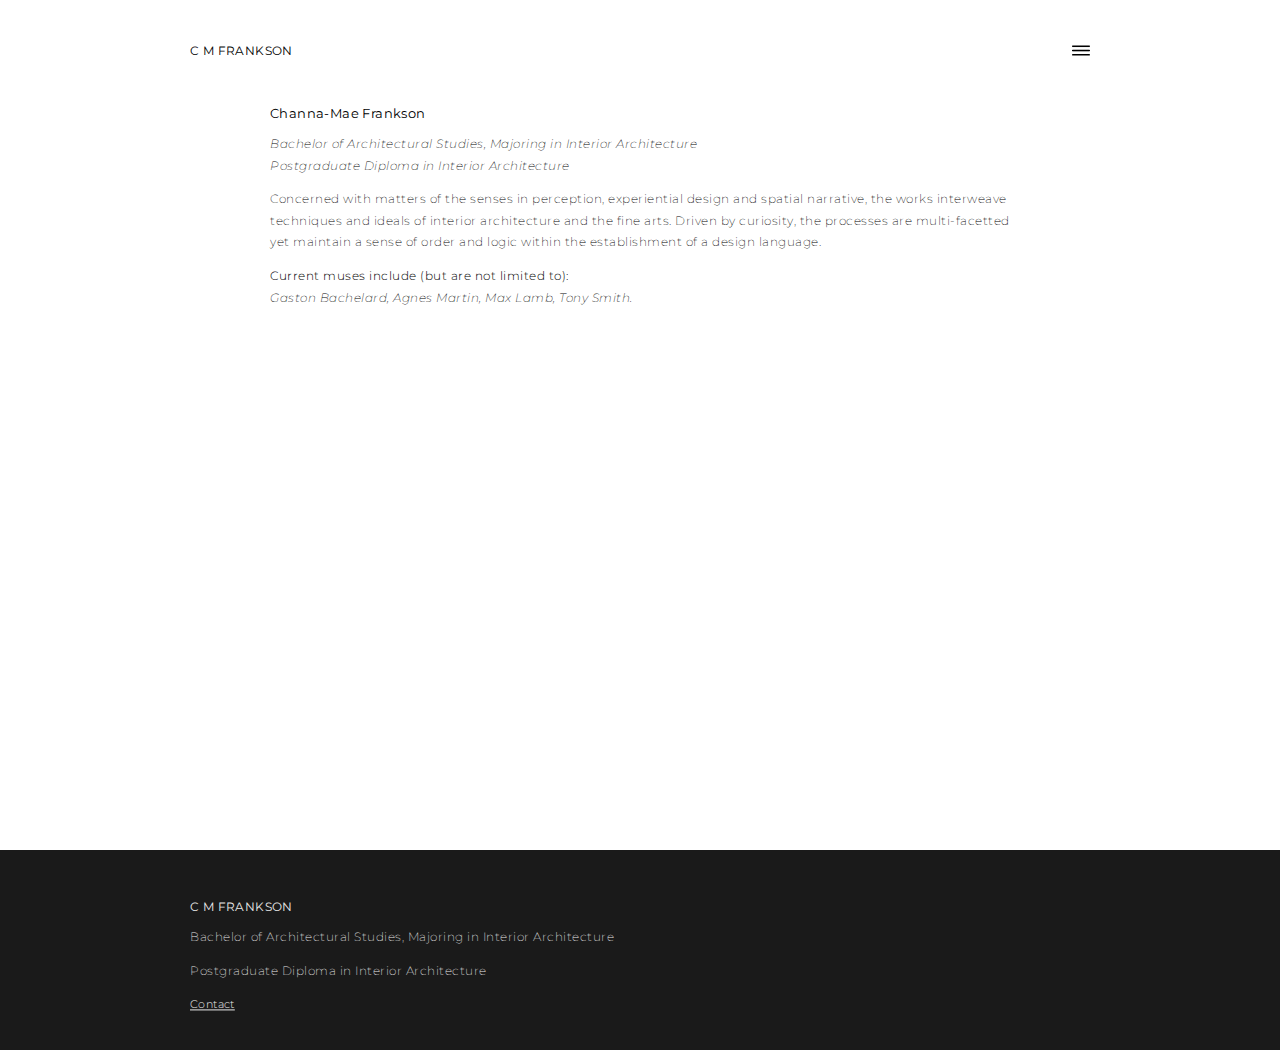
<file: about.html>
<!DOCTYPE html>
<html lang="en-US">
<head>    
    <title>C M Frankson</title>
    <meta name="keywords" content="Web, Project, Keywords">
    <meta name="description" content="Description of the page">
    <meta name="viewport" content="width=device-width, initial-scale=1.0">
    <link rel="stylesheet" href="css/style.css">
    <link href="https://fonts.googleapis.com/css?family=Montserrat:200,200i,300,400" rel="stylesheet">
    <script src="js/jquery-2.2.0.js"></script>
    <script src="js/script.js"></script>
</head>

<body>

    <header>
        <div class="wrapper">
            <a href="index.html"><h1>C M Frankson</h1></a>
            <img src="img/menu.png" class="open" alt="menu">
        </div>
    </header>
    
    <div class="menu">
        <div class="closeWrapper">
            <img src="img/close.png" class="close" alt="close">
        </div>
        <ul>
            <li><span><a href="visual-manipulation.html">Visual Manipulation</a></span>Interior</li>
            <li><span><a href="space-for-potential">Space for Potential</a></span>Interior</li>
            <li><span><a href="#">Comvita Balance</a></span>Interior</li>
            <li><span><a href="#">Eshel</a></span>Furniture</li>
            <li><span><a href="#">Displace</a></span>Photography</li>
            <li><span><a href="photo.html">Yu Mei</a></span>Photography</li>
        </ul>
        <div class="links">    
            <a href="#" class="hyperlink">Contact</a>
            <a href="about.html" class="hyperlink">About</a>
            <a href="https://www.instagram.com/channamaefrankson/" class="hyperlink" target="_blank">Instagram</a>
        </div>
    </div>
    
    <div class="blackout"></div>
    
    <div class="content">
    
        <div class="text">
            <h2><b>Channa-Mae Frankson</b></h2>
            <p><i>Bachelor of Architectural Studies, Majoring in Interior Architecture<br>Postgraduate Diploma in Interior Architecture</i></p>
            <p>Concerned with matters of the senses in perception, experiential design and spatial narrative, the works interweave techniques and ideals of interior architecture and the fine arts. Driven by curiosity, the processes are multi-facetted yet maintain a sense of order and logic within the establishment of a design language.</p>
            <p><b>Current muses include (but are not limited to):</b><br><i>Gaston Bachelard, Agnes Martin, Max Lamb, Tony Smith.</i></p>
        </div>
        
    </div>
    
    <footer>
        <div class="wrapper">
            <h1>C M Frankson</h1>
            <p>Bachelor of Architectural Studies, Majoring in Interior Architecture</p>
            <p>Postgraduate Diploma in Interior Architecture</p>
            <a href="#" class="hyperlink">Contact</a>
        </div>
    </footer>
    
</body>

</html>
</file>
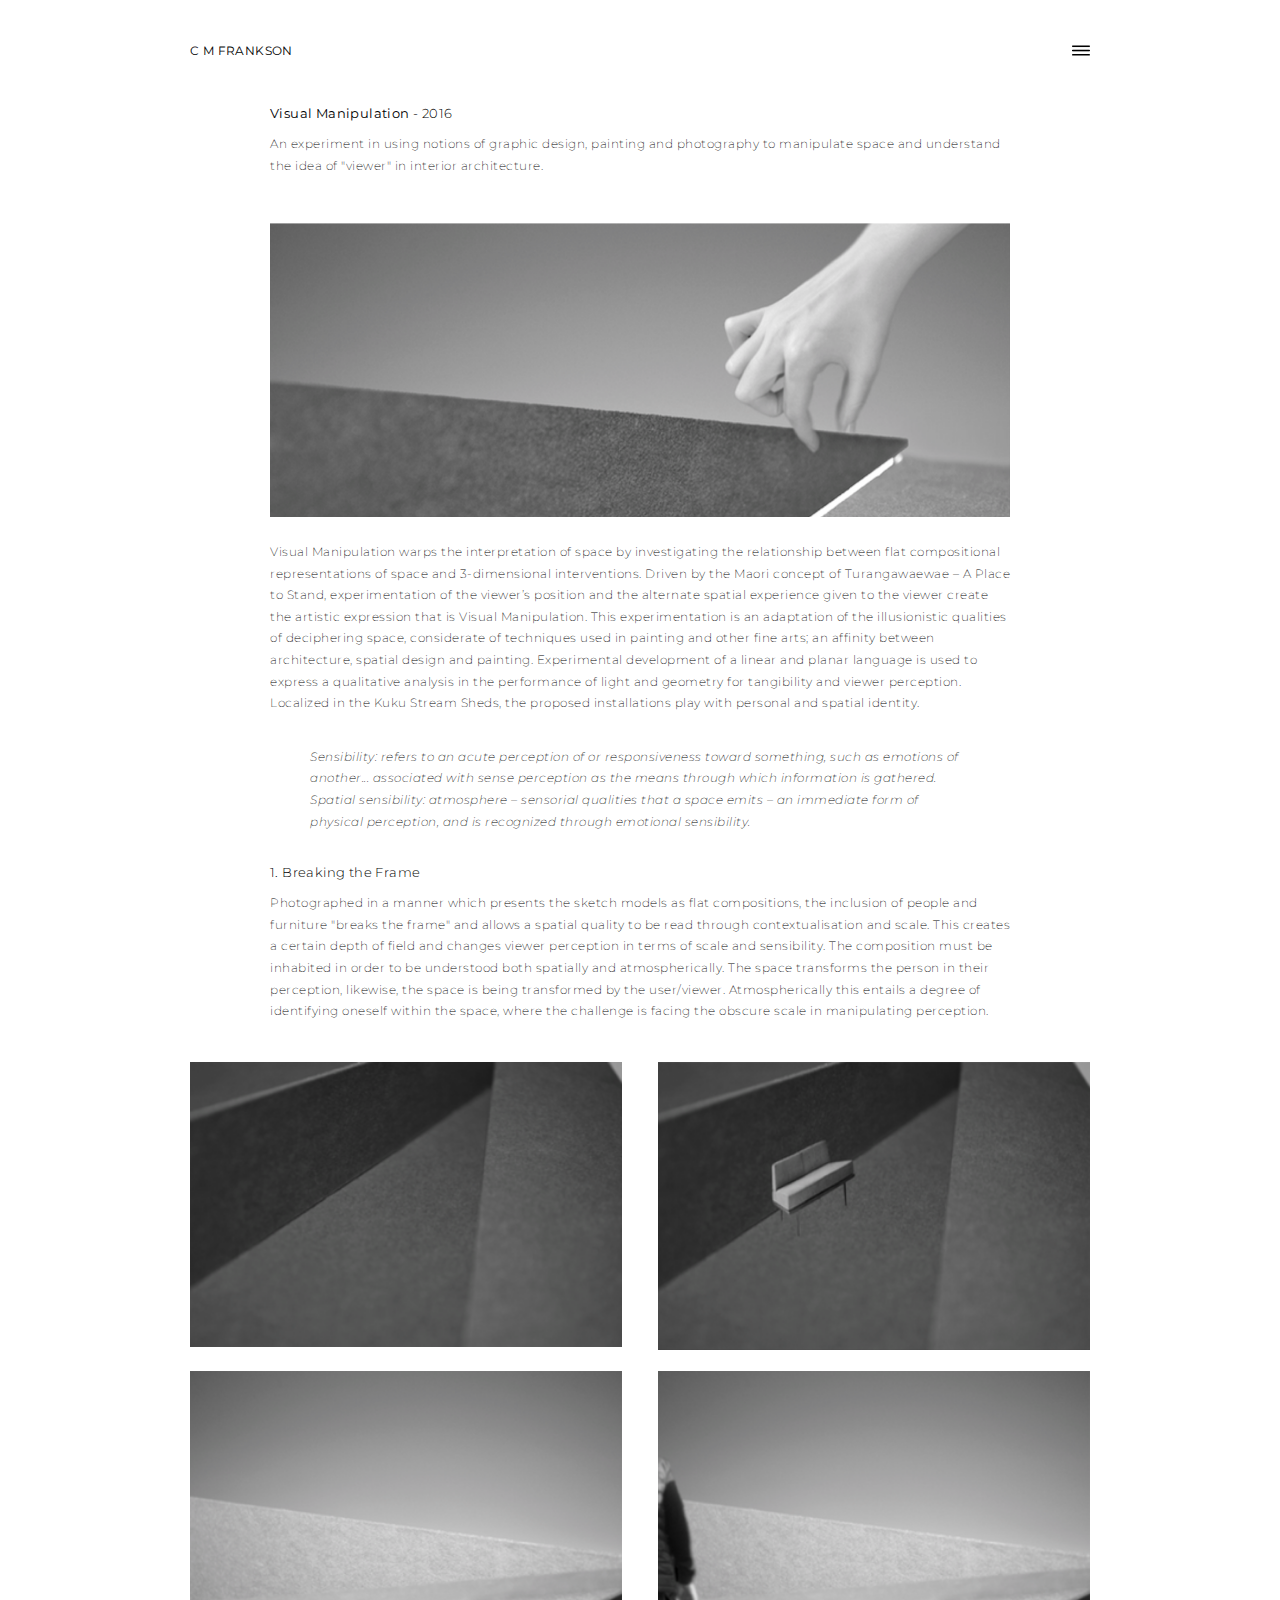
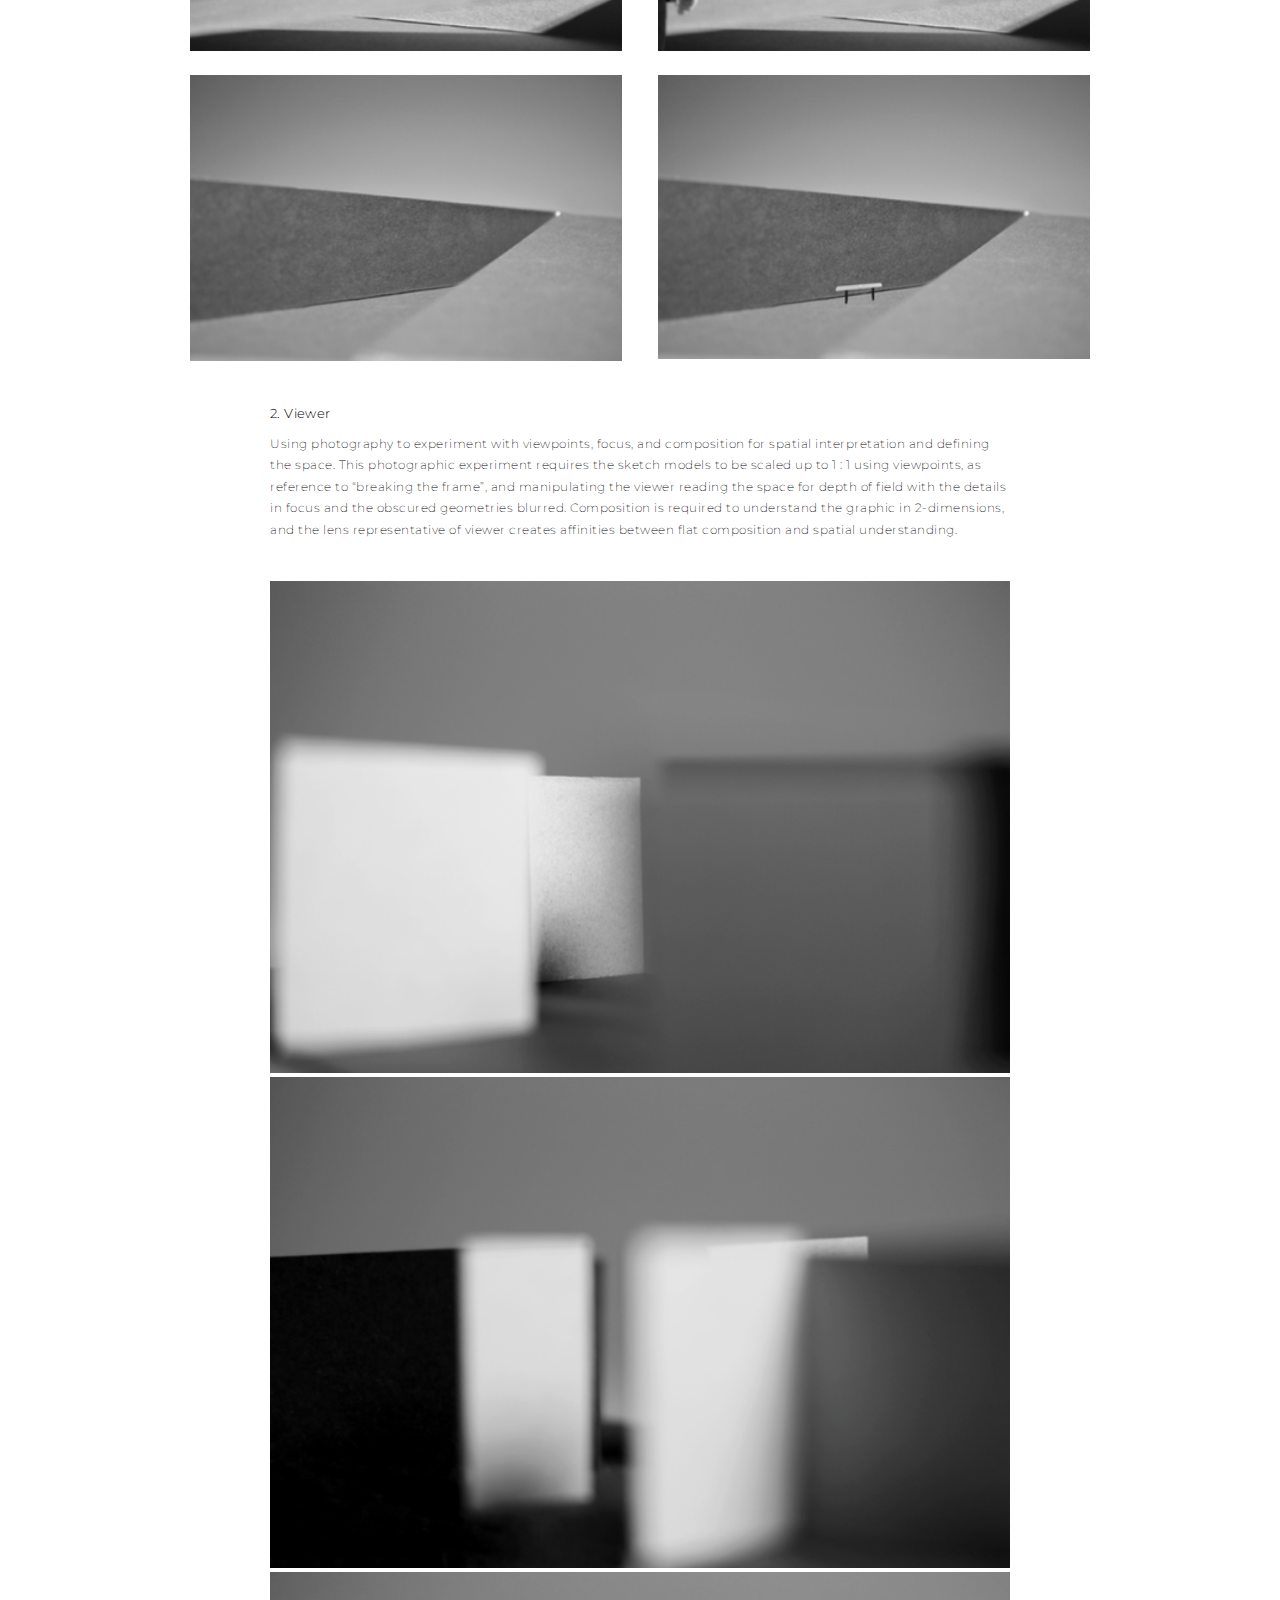
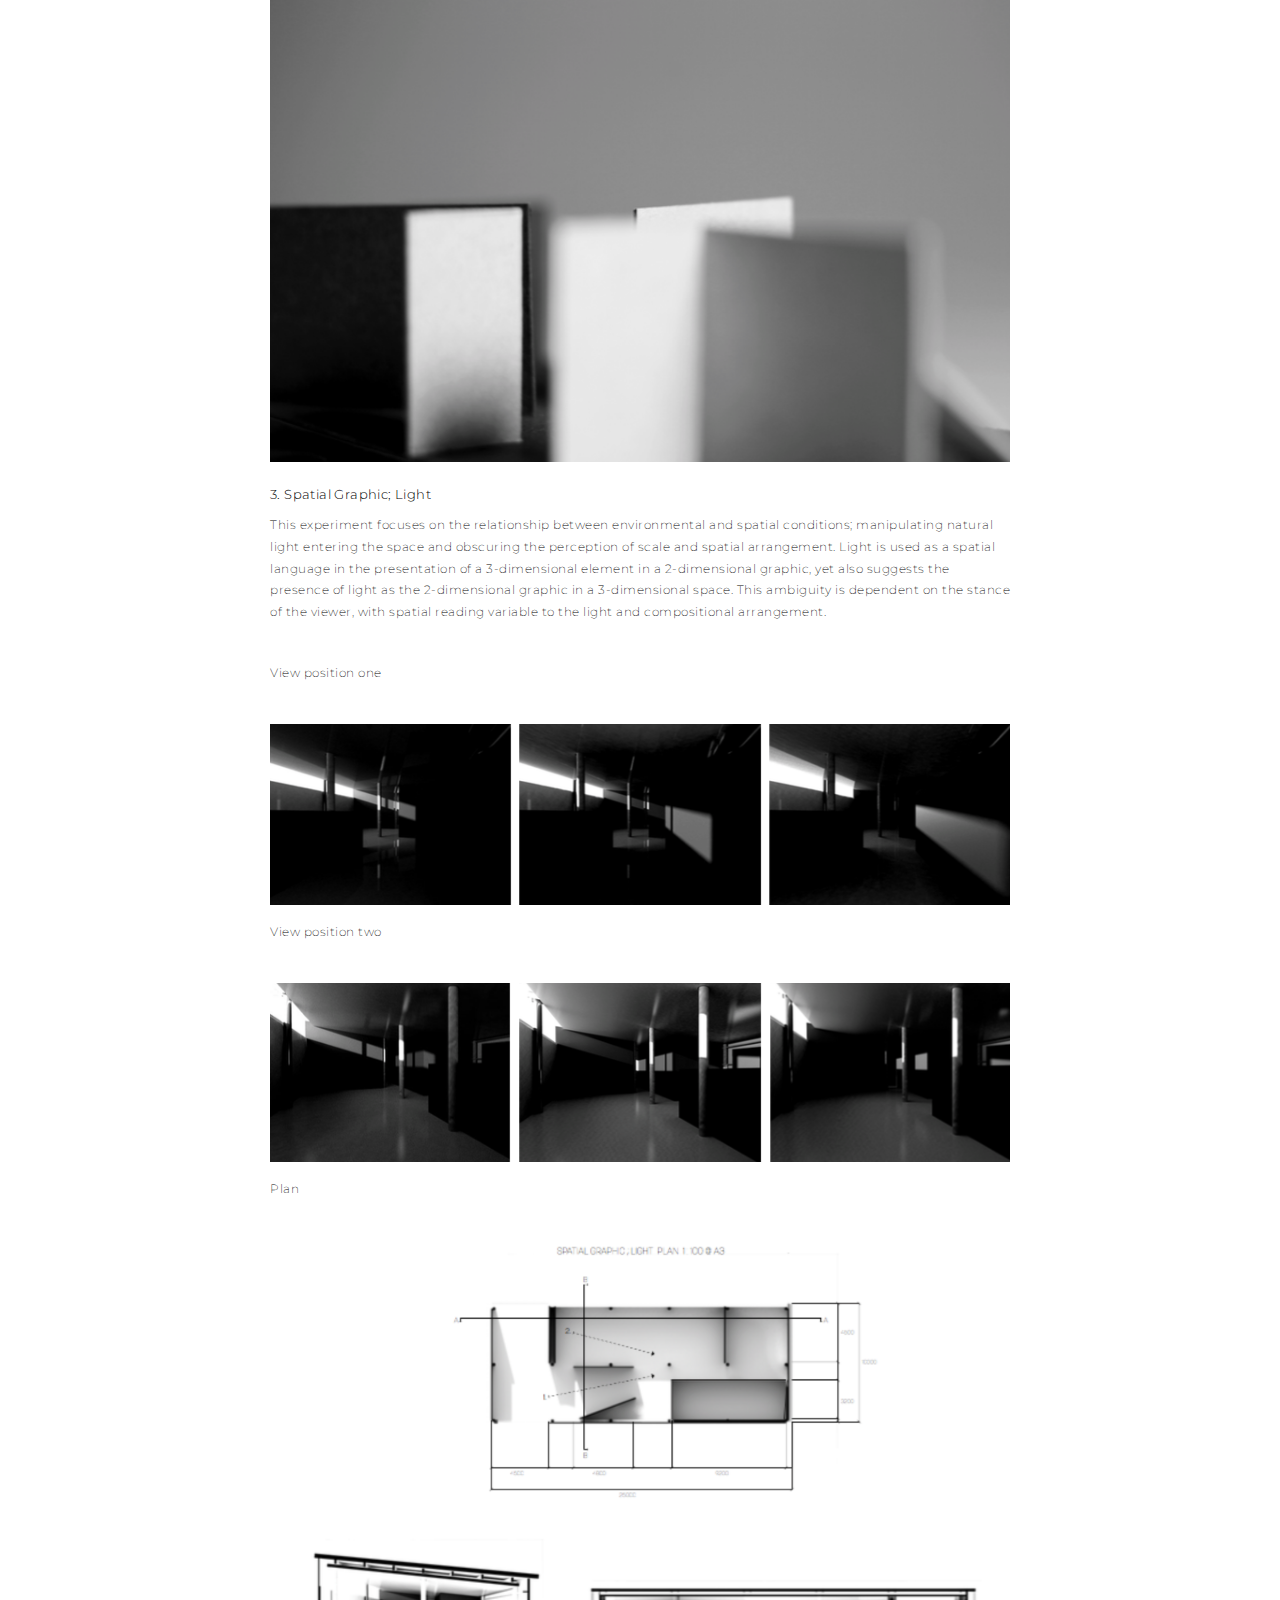
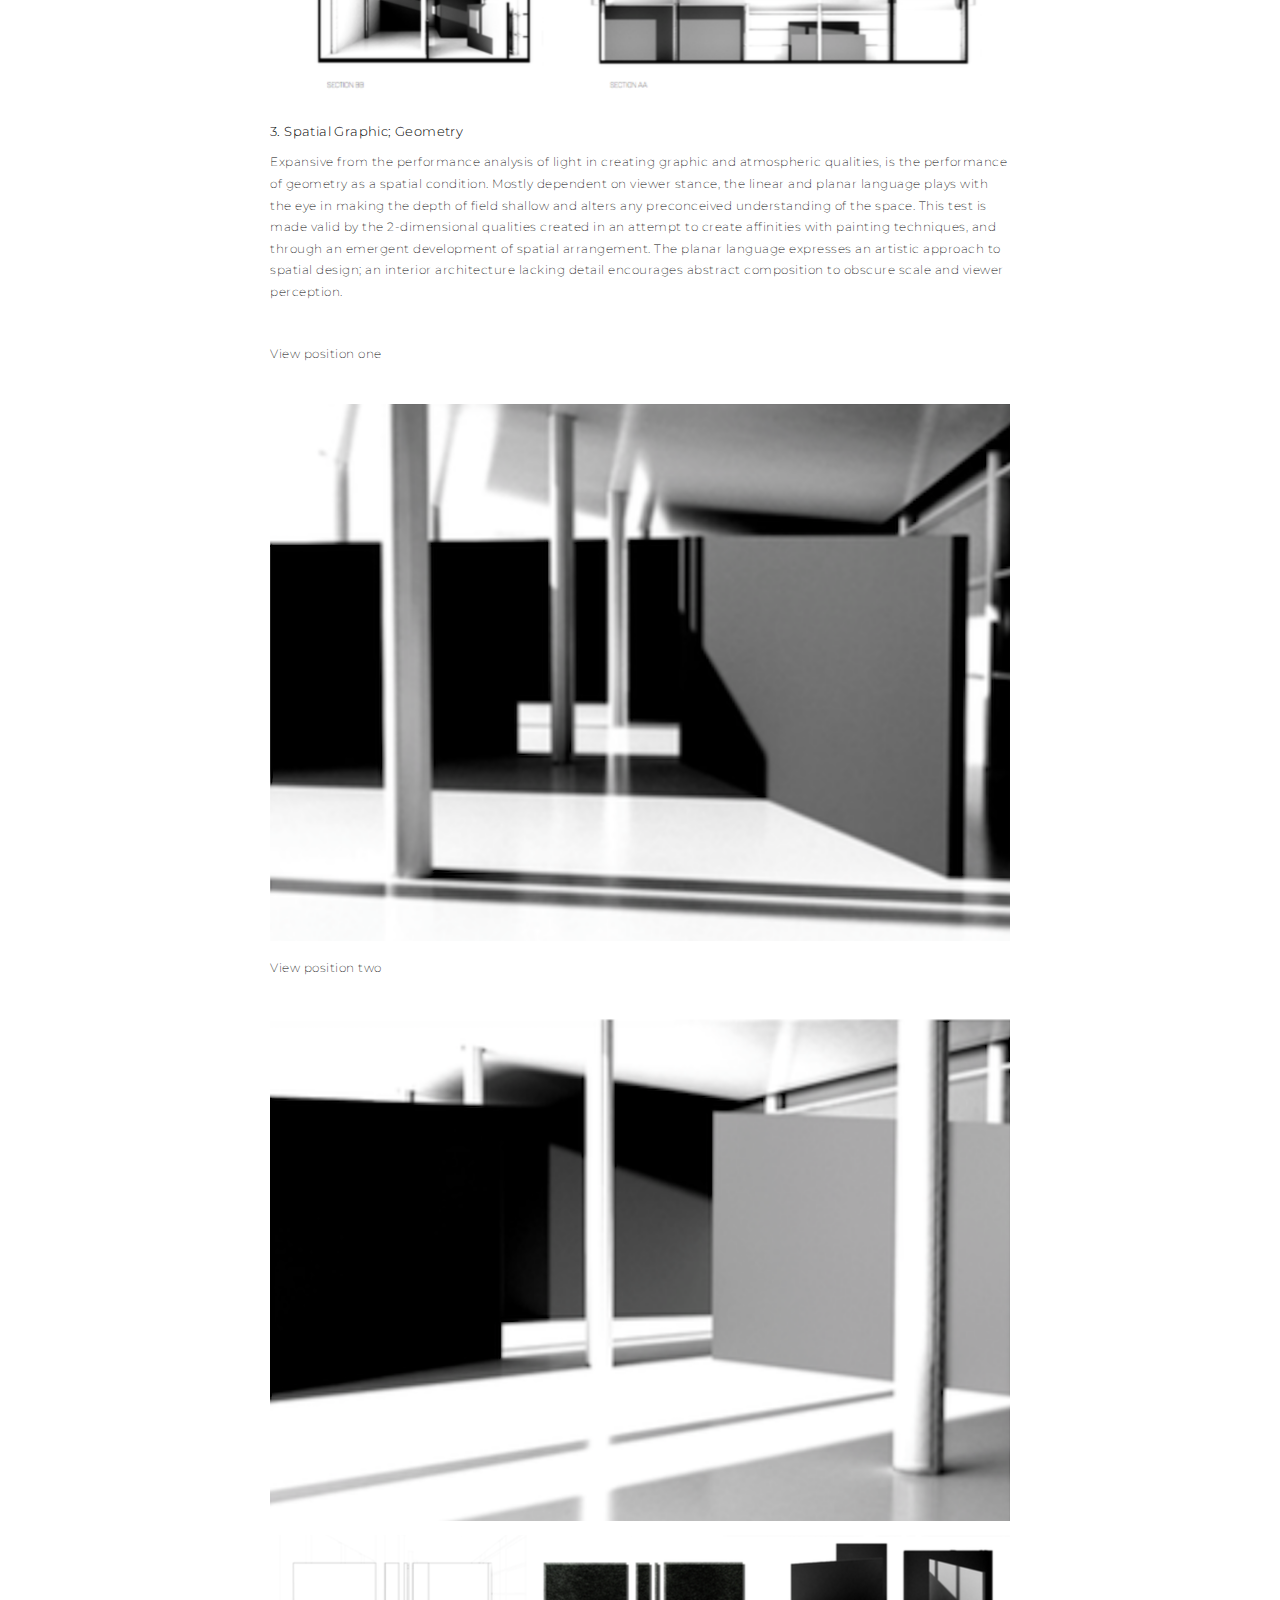
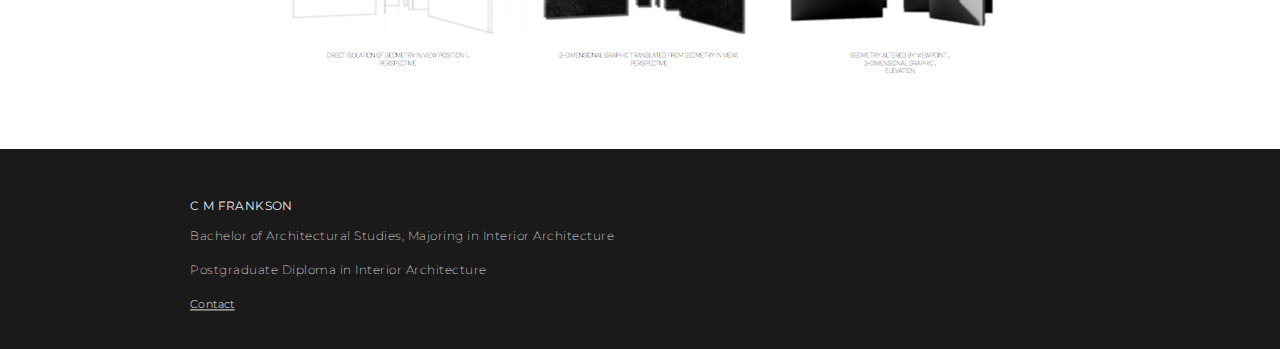
<file: article.html>
<!DOCTYPE html>
<html lang="en-US">
<head>    
    <title>C M Frankson</title>
    <meta name="keywords" content="Web, Project, Keywords">
    <meta name="description" content="Description of the page">
    <meta name="viewport" content="width=device-width, initial-scale=1.0">
    <link rel="stylesheet" href="css/style.css">
    <link href="https://fonts.googleapis.com/css?family=Montserrat:200,200i,300,400" rel="stylesheet">
    <script src="js/jquery-2.2.0.js"></script>
    <script src="js/script.js"></script>
</head>

<body>

    <header>
        <div class="wrapper">
            <a href="index.html"><h1>C M Frankson</h1></a>
            <img src="img/menu.png" class="open" alt="menu">
        </div>
    </header>
    
    <div class="menu">
        <div class="closeWrapper">
            <img src="img/close.png" class="close" alt="close">
        </div>
        <ul>
            <li><span><a href="article.html">Visual Manipulation</a></span>Interior</li>
            <li><span><a href="#">Space for Potential</a></span>Interior</li>
            <li><span><a href="#">Comvita Balance</a></span>Interior</li>
            <li><span><a href="furniture.html">Eshel</a></span>Furniture</li>
            <li><span><a href="#">Displace</a></span>Photography</li>
            <li><span><a href="photo.html">Yu Mei</a></span>Photography</li>
        </ul>
        <div class="links">    
            <a href="#" class="hyperlink">Contact</a>
            <a href="about.html" class="hyperlink">About</a>
            <a href="https://www.instagram.com/channamaefrankson/" class="hyperlink" target="_blank">Instagram</a>
        </div>
    </div>
    
    <div class="blackout"></div>
    
    <div class="content">
     
        <div class="text">
            <h2><b>Visual Manipulation</b> - 2016</h2>
            <p>An experiment in using notions of graphic design, painting and photography to manipulate space and understand the idea of "viewer" in interior architecture.</p>
        </div>
        
        <div class="gridOne">
            <img src="img/visualmanipulation/0.png" alt="alt">
        </div>
        
        <div class="text">
            <p>Visual Manipulation warps the interpretation of space by investigating the relationship between flat compositional representations of space and 3-dimensional interventions. Driven by the Maori concept of Turangawaewae – A Place to Stand, experimentation of the viewer’s position and the alternate spatial experience given to the viewer create the artistic expression that is Visual Manipulation. This experimentation is an adaptation of the illusionistic qualities of deciphering space, considerate of techniques used in painting and other fine arts; an affinity between architecture, spatial design and painting. Experimental development of a linear and planar language is used to express a qualitative analysis in the performance of light and geometry for tangibility and viewer perception. Localized in the Kuku Stream Sheds, the proposed installations play with personal and spatial identity.</p>
            <p class="highlight"><i>Sensibility: refers to an acute perception of or responsiveness toward something, such as emotions of another... associated with sense perception as the means through which information is gathered.
            <br>Spatial sensibility: atmosphere – sensorial qualities that a space emits – an immediate form of physical perception, and is recognized through emotional sensibility.</i></p>
            <h2>1. Breaking the Frame</h2>
            <p>Photographed in a manner which presents the sketch models as flat compositions, the inclusion of people and furniture "breaks the frame" and allows a spatial quality to be read through contextualisation and scale. This creates a certain depth of field and changes viewer perception in terms of scale and sensibility. The composition must be inhabited in order to be understood both spatially and atmospherically. The space transforms the person in their perception, likewise, the space is being transformed by the user/viewer. Atmospherically this entails a degree of identifying oneself within the space, where the challenge is facing the obscure scale in manipulating perception.</p>
        </div>
        
        <div class="gridTwo">
            <img src="img/visualmanipulation/1.1.png" alt="alt">
            <img src="img/visualmanipulation/1.2.png" alt="alt">
            <img src="img/visualmanipulation/1.3.png" alt="alt">
            <img src="img/visualmanipulation/1.4.png" alt="alt">
            <img src="img/visualmanipulation/1.5.png" alt="alt">
            <img src="img/visualmanipulation/1.6.png" alt="alt">
        </div>
        
        <div class="text">
            <h2>2. Viewer</h2>
            <p>Using photography to experiment with viewpoints, focus, and composition for spatial interpretation and defining the space. This photographic experiment requires the sketch models to be scaled up to 1 : 1 using viewpoints, as reference to “breaking the frame”, and manipulating the viewer reading the space for depth of field with the details in focus and the obscured geometries blurred. Composition is required to understand the graphic in 2-dimensions, and the lens representative of viewer creates affinities between flat composition and spatial understanding.</p>
        </div>
        
        <div class="gridOne">
            <img src="img/visualmanipulation/2.1.png" alt="alt">
            <img src="img/visualmanipulation/2.2.png" alt="alt">
            <img src="img/visualmanipulation/2.3.png" alt="alt">
        </div>
        
        <div class="text">
            <h2>3. Spatial Graphic; Light</h2>
            <p>This experiment focuses on the relationship between environmental and spatial conditions; manipulating natural light entering the space and obscuring the perception of scale and spatial arrangement. Light is used as a spatial language in the presentation of a 3-dimensional element in a 2-dimensional graphic, yet also suggests the presence of light as the 2-dimensional graphic in a 3-dimensional space. This ambiguity is dependent on the stance of the viewer, with spatial reading variable to the light and compositional arrangement.</p>
        </div>
        
        <div class="gridOne">
            <p>View position one</p>
            <img src="img/visualmanipulation/3.1.png" alt="alt">
            <p>View position two</p>
            <img src="img/visualmanipulation/3.2.png" alt="alt">
            <p>Plan</p>
            <img src="img/visualmanipulation/3.3.png" alt="alt">
        </div>
        
        <div class="text">
            <h2>3. Spatial Graphic; Geometry</h2>
            <p>Expansive from the performance analysis of light in creating graphic and atmospheric qualities, is the performance of geometry as a spatial condition. Mostly dependent on viewer stance, the linear and planar language plays with the eye in making the depth of field shallow and alters any preconceived understanding of the space. This test is made valid by the 2-dimensional qualities created in an attempt to create affinities with painting techniques, and through an emergent development of spatial arrangement. The planar language expresses an artistic approach to spatial design; an interior architecture lacking detail encourages abstract composition to obscure scale and viewer perception.</p>
        </div>
        
        <div class="gridOne">
            <p>View position one</p>
            <img src="img/visualmanipulation/4.1.png" alt="alt">
            <p>View position two</p>
            <img src="img/visualmanipulation/4.2.png" alt="alt">
            <img src="img/visualmanipulation/4.3.png" alt="alt">
        </div>
        
    </div>
    
    <footer>
        <div class="wrapper">
            <h1>C M Frankson</h1>
            <p>Bachelor of Architectural Studies, Majoring in Interior Architecture</p>
            <p>Postgraduate Diploma in Interior Architecture</p>
            <a href="#" class="hyperlink">Contact</a>
        </div>
    </footer>
    
</body>

</html>
</file>
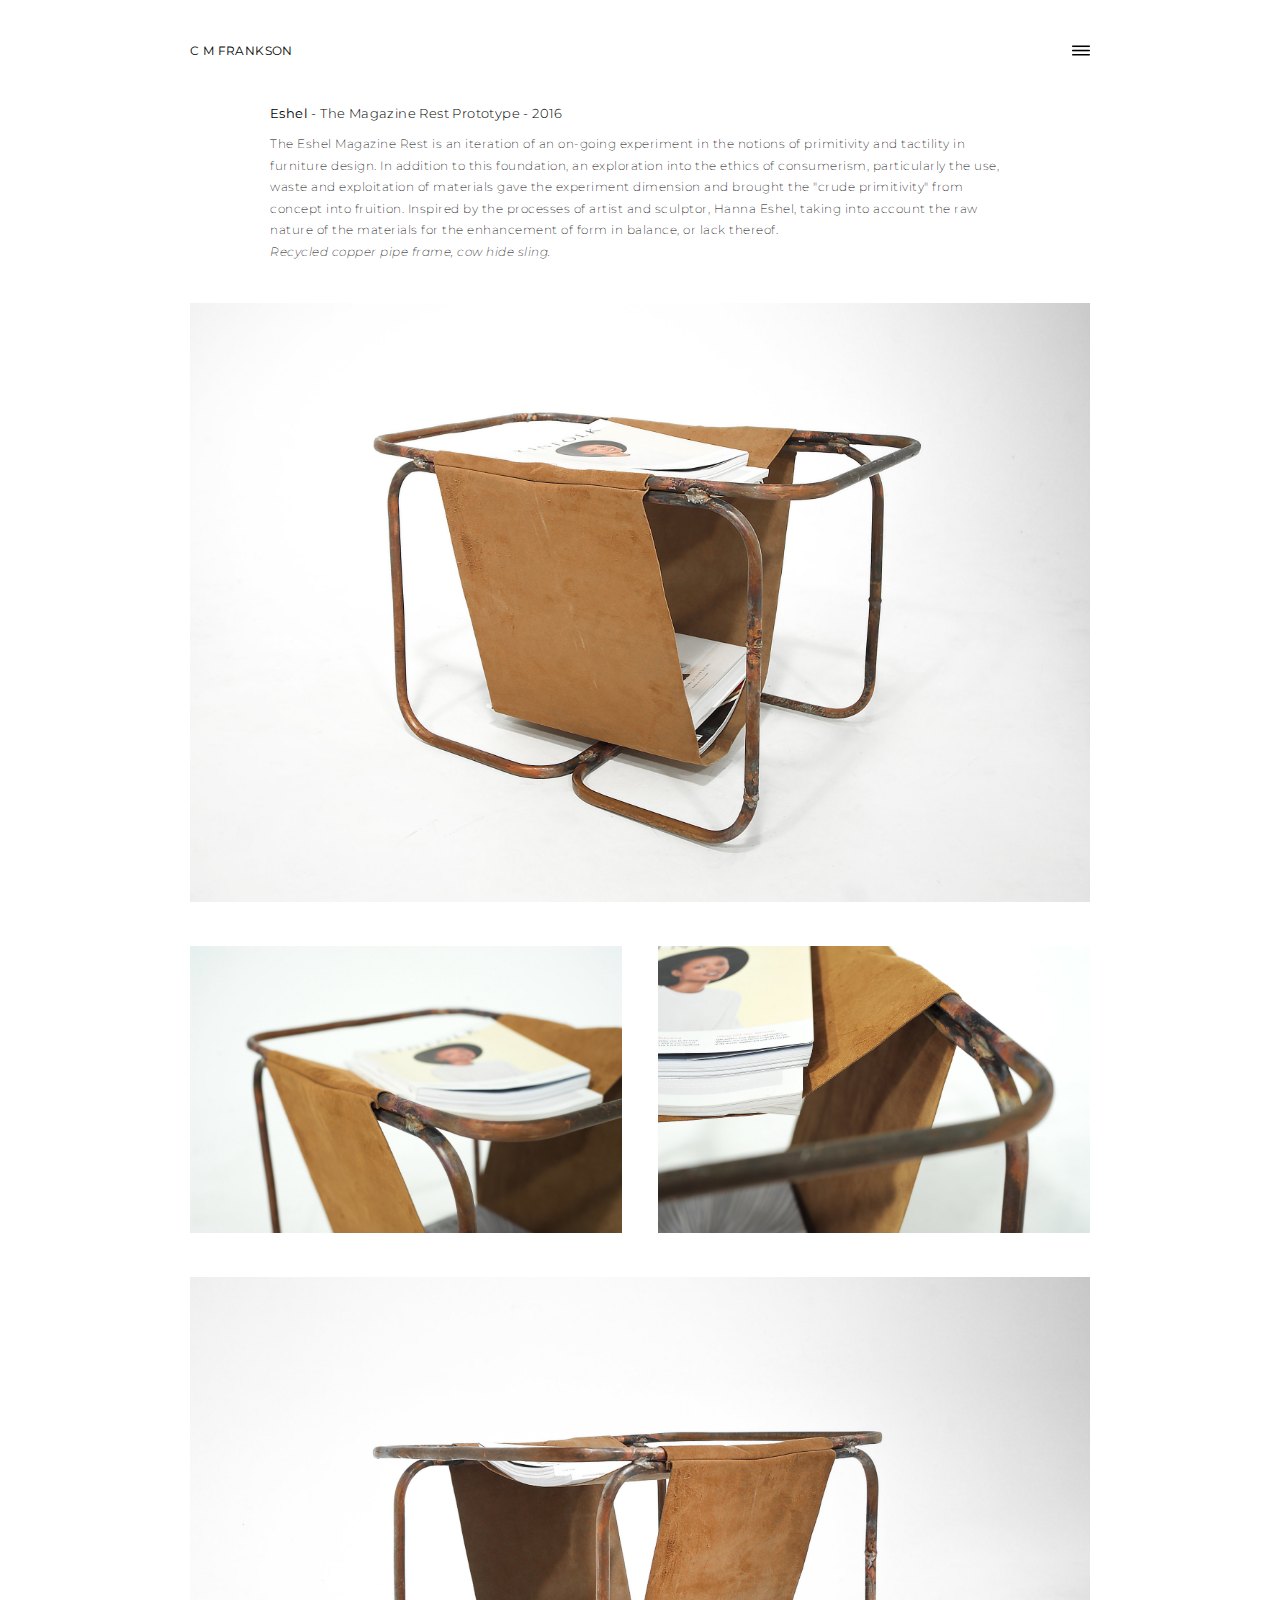
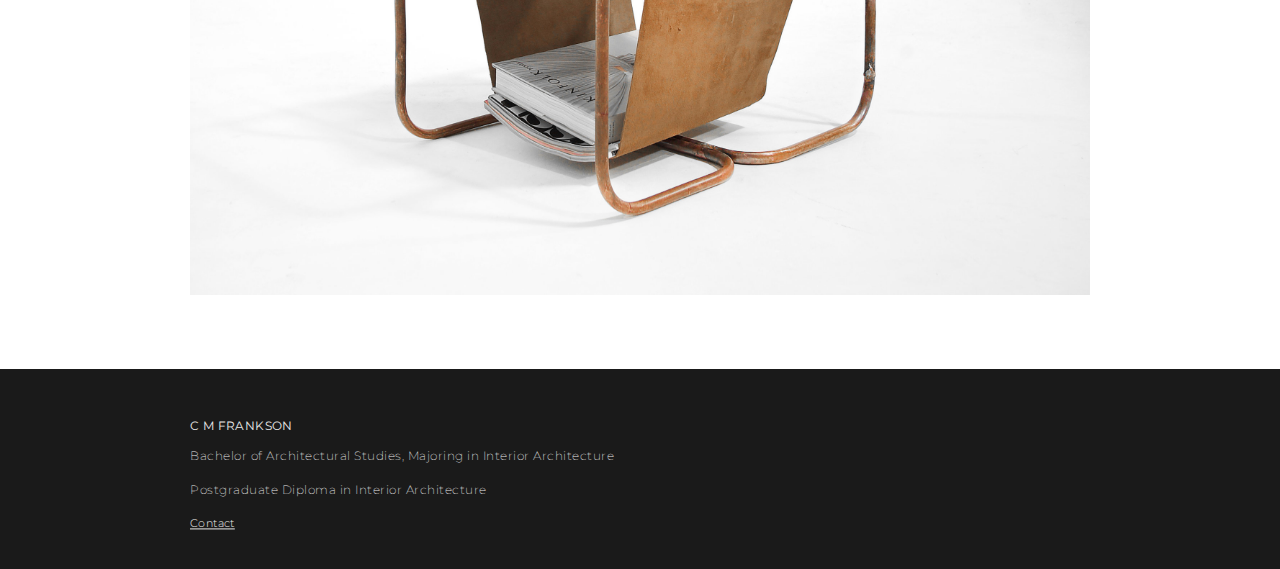
<file: furniture.html>
<!DOCTYPE html>
<html lang="en-US">
<head>    
    <title>C M Frankson</title>
    <meta name="keywords" content="Web, Project, Keywords">
    <meta name="description" content="Description of the page">
    <meta name="viewport" content="width=device-width, initial-scale=1.0">
    <link rel="stylesheet" href="css/style.css">
    <link href="https://fonts.googleapis.com/css?family=Montserrat:200,200i,300,400" rel="stylesheet">
    <script src="js/jquery-2.2.0.js"></script>
    <script src="js/script.js"></script>
</head>

<body>

    <header>
        <div class="wrapper">
            <a href="index.html"><h1>C M Frankson</h1></a>
            <img src="img/menu.png" class="open" alt="menu">
        </div>
    </header>
    
    <div class="menu">
        <div class="closeWrapper">
            <img src="img/close.png" class="close" alt="close">
        </div>
        <ul>
            <li><span><a href="visual-manipulation.html">Visual Manipulation</a></span>Interior</li>
            <li><span><a href="photo.html">Yu Mei</a></span>Photography</li>
            <li><span><a href="furniture.html">Eshel</a></span>Furniture</li>
            <li><span><a href="#">Displace</a></span>Photography</li>
            <li><span><a href="space-for-potential">Space for Potential</a></span>Interior</li>
            <li><span><a href="#">Comvita Balance</a></span>Interior</li>
        </ul>
        <div class="links">    
            <a href="#" class="hyperlink">Contact</a>
            <a href="about.html" class="hyperlink">About</a>
            <a href="https://www.instagram.com/channamaefrankson/" class="hyperlink" target="_blank">Instagram</a>
        </div>
    </div>
    
    <div class="blackout"></div>
    
    <div class="content">
     
        <div class="text">
            <h2><b>Eshel</b> - The Magazine Rest Prototype - 2016</h2>
            <p>The Eshel Magazine Rest is an iteration of an on-going experiment in the notions of primitivity and tactility in furniture design. In addition to this foundation, an exploration into the ethics of consumerism, particularly the use, waste and exploitation of materials gave the experiment dimension and brought the "crude primitivity" from concept into fruition. Inspired by the processes of artist and sculptor, Hanna Eshel, taking into account the raw nature of the materials for the enhancement of form in balance, or lack thereof.<br><i>Recycled copper pipe frame, cow hide sling.</i> </p>
        </div>
        
        <div class="gridFull">
            <img src="img/eshel/1.1.jpg" alt="alt">
        </div>
        
        <div class="gridTwo">
            <img src="img/eshel/1.2.jpg" alt="alt">
            <img src="img/eshel/1.3.jpg" alt="alt">
        </div>
        
        <div class="gridFull">
            <img src="img/eshel/1.4.jpg" alt="alt">
        </div>
        
    </div>
    
    <footer>
        <div class="wrapper">
            <h1>C M Frankson</h1>
            <p>Bachelor of Architectural Studies, Majoring in Interior Architecture</p>
            <p>Postgraduate Diploma in Interior Architecture</p>
            <a href="#" class="hyperlink">Contact</a>
        </div>
    </footer>
    
</body>

</html>
</file>
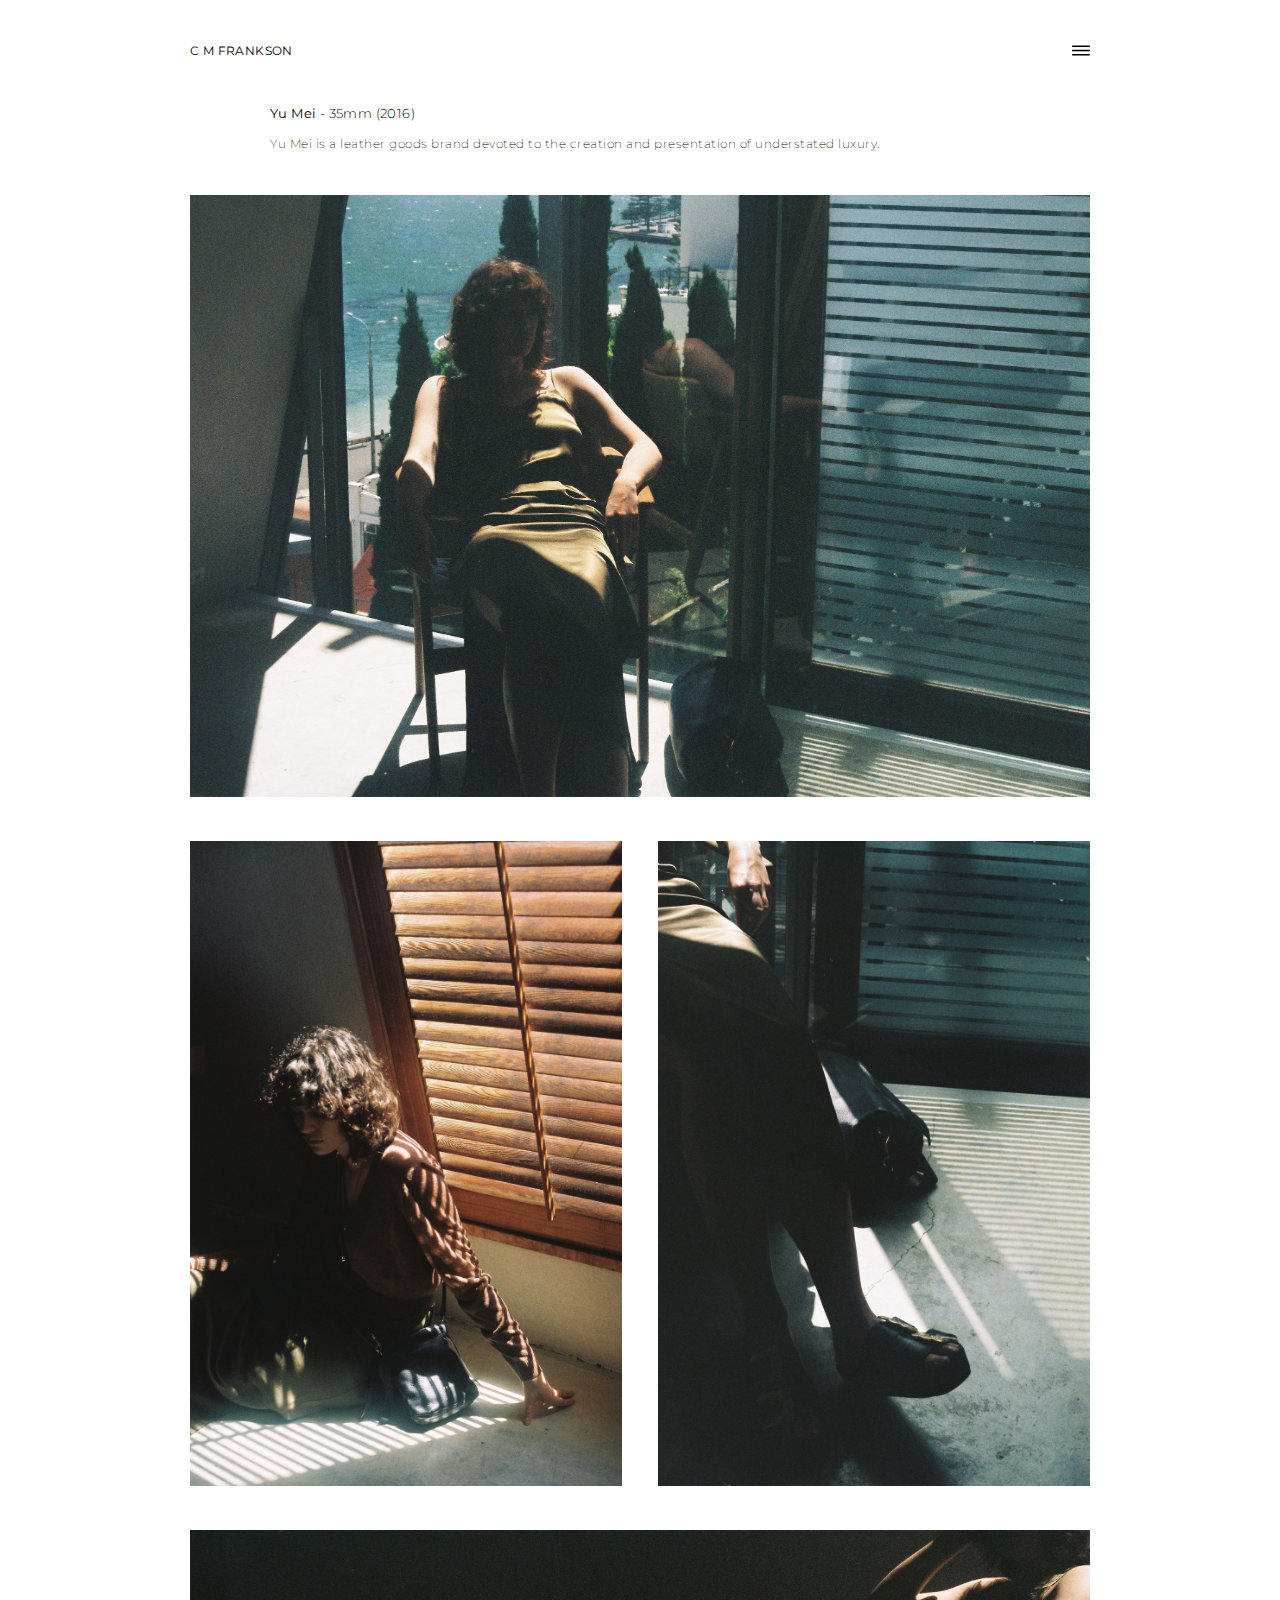
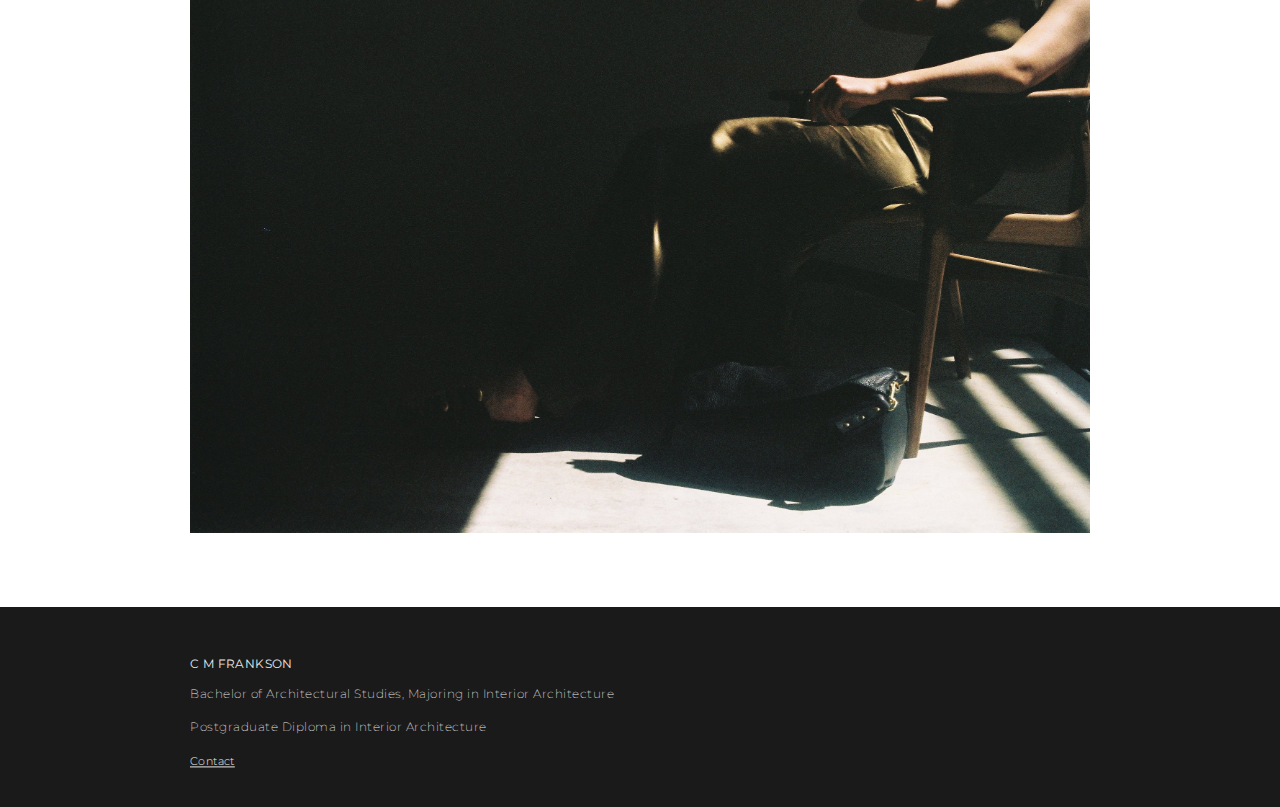
<file: photo.html>
<!DOCTYPE html>
<html lang="en-US">
<head>    
    <title>C M Frankson</title>
    <meta name="keywords" content="Web, Project, Keywords">
    <meta name="description" content="Description of the page">
    <meta name="viewport" content="width=device-width, initial-scale=1.0">
    <link rel="stylesheet" href="css/style.css">
    <link href="https://fonts.googleapis.com/css?family=Montserrat:200,200i,300,400" rel="stylesheet">
    <script src="js/jquery-2.2.0.js"></script>
    <script src="js/script.js"></script>
</head>

<body>

    <header>
        <div class="wrapper">
            <a href="index.html"><h1>C M Frankson</h1></a>
            <img src="img/menu.png" class="open" alt="menu">
        </div>
    </header>
    
    <div class="menu">
        <div class="closeWrapper">
            <img src="img/close.png" class="close" alt="close">
        </div>
        <ul>
            <li><span><a href="visual-manipulation.html">Visual Manipulation</a></span>Interior</li>
            <li><span><a href="photo.html">Yu Mei</a></span>Photography</li>
            <li><span><a href="furniture.html">Eshel</a></span>Furniture</li>
            <li><span><a href="#">Displace</a></span>Photography</li>
            <li><span><a href="space-for-potential">Space for Potential</a></span>Interior</li>
            <li><span><a href="#">Comvita Balance</a></span>Interior</li>
        </ul>
        <div class="links">    
            <a href="#" class="hyperlink">Contact</a>
            <a href="about.html" class="hyperlink">About</a>
            <a href="https://www.instagram.com/channamaefrankson/" class="hyperlink" target="_blank">Instagram</a>
        </div>
    </div>
    
    <div class="blackout"></div>
    
    <div class="content">
     
        <div class="text">
            <h2><b>Yu Mei</b> - 35mm (2016)</h2>
            <p>Yu Mei is a leather goods brand devoted to the creation and presentation of understated luxury.</p>
        </div>
        
        <div class="gridFull">
            <img src="img/yumei/1.1.jpg" alt="alt">
        </div>
        
        <div class="gridTwo">
            <img src="img/yumei/1.2.jpg" alt="alt">
            <img src="img/yumei/1.3.jpg" alt="alt">
        </div>
        
        <div class="gridFull">
            <img src="img/yumei/1.4.jpg" alt="alt">
        </div>
        
    </div>
    
    <footer>
        <div class="wrapper">
            <h1>C M Frankson</h1>
            <p>Bachelor of Architectural Studies, Majoring in Interior Architecture</p>
            <p>Postgraduate Diploma in Interior Architecture</p>
            <a href="#" class="hyperlink">Contact</a>
        </div>
    </footer>
    
</body>

</html>
</file>
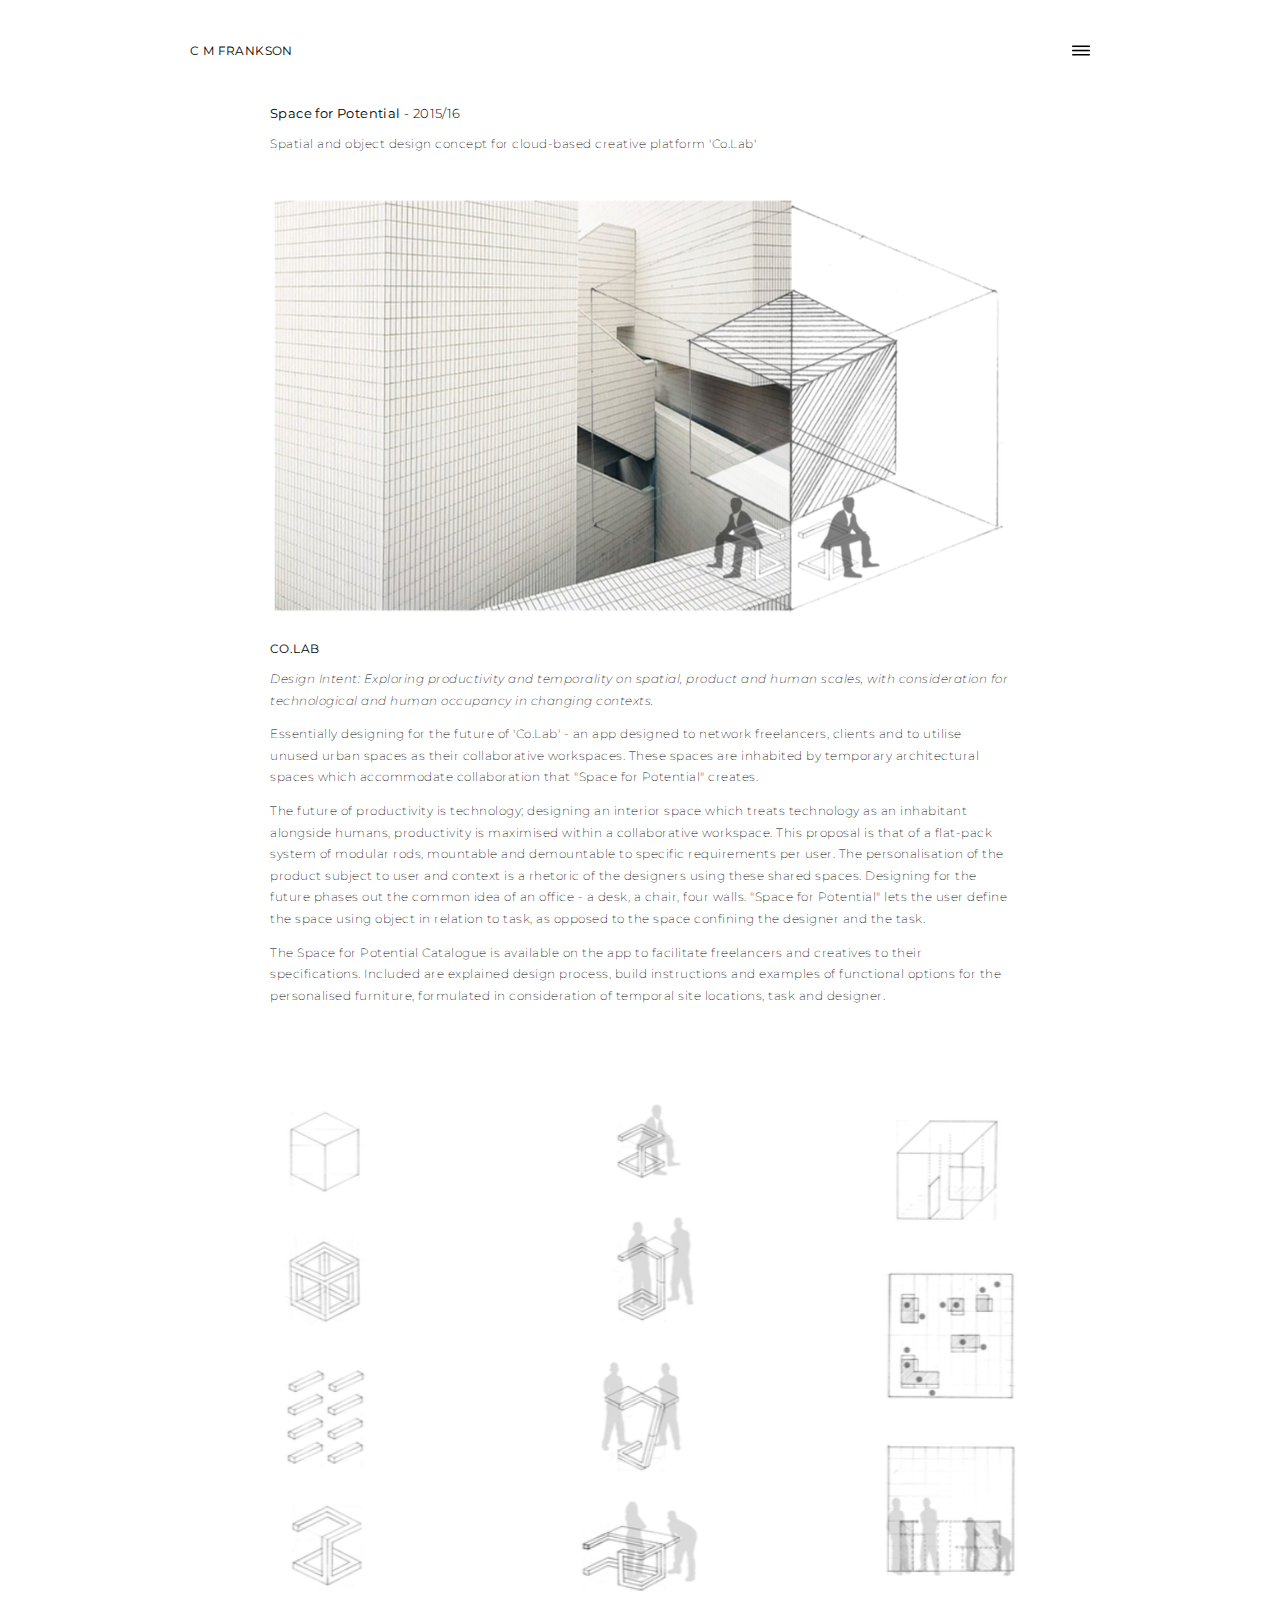
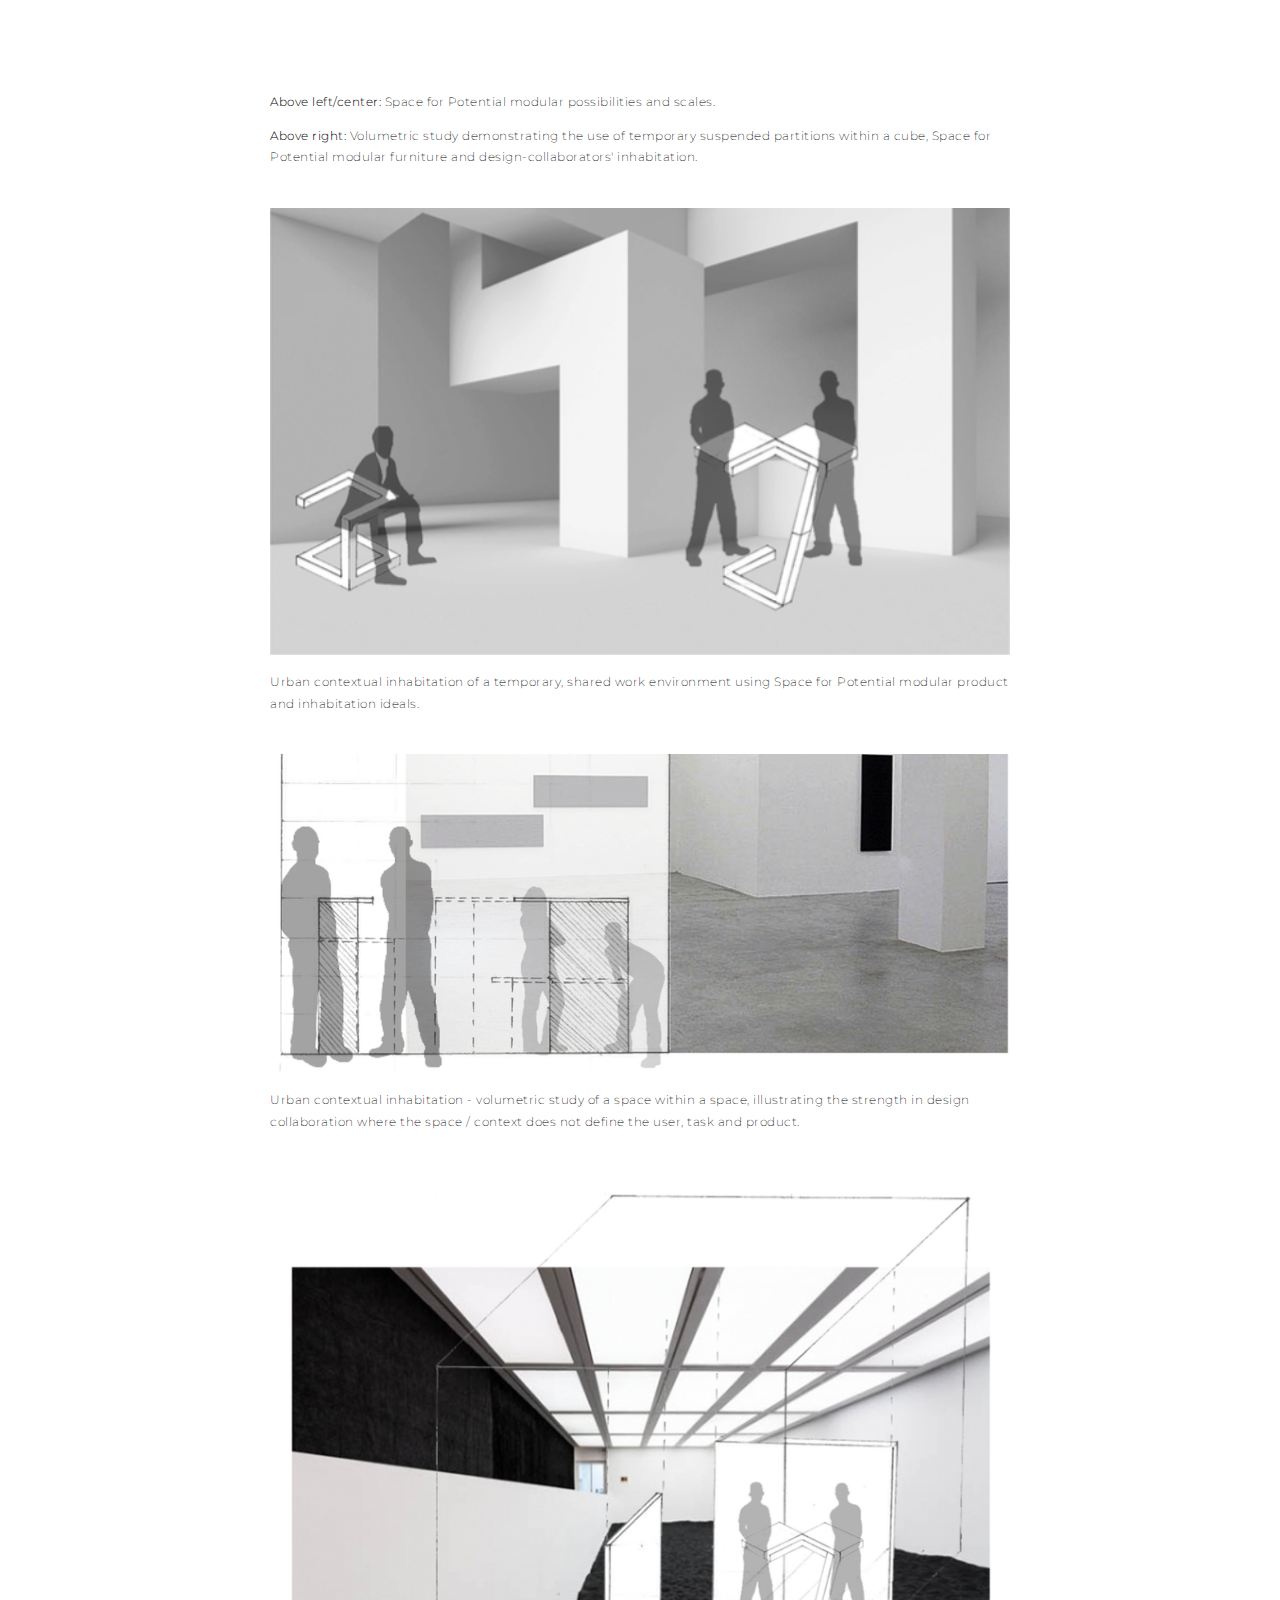
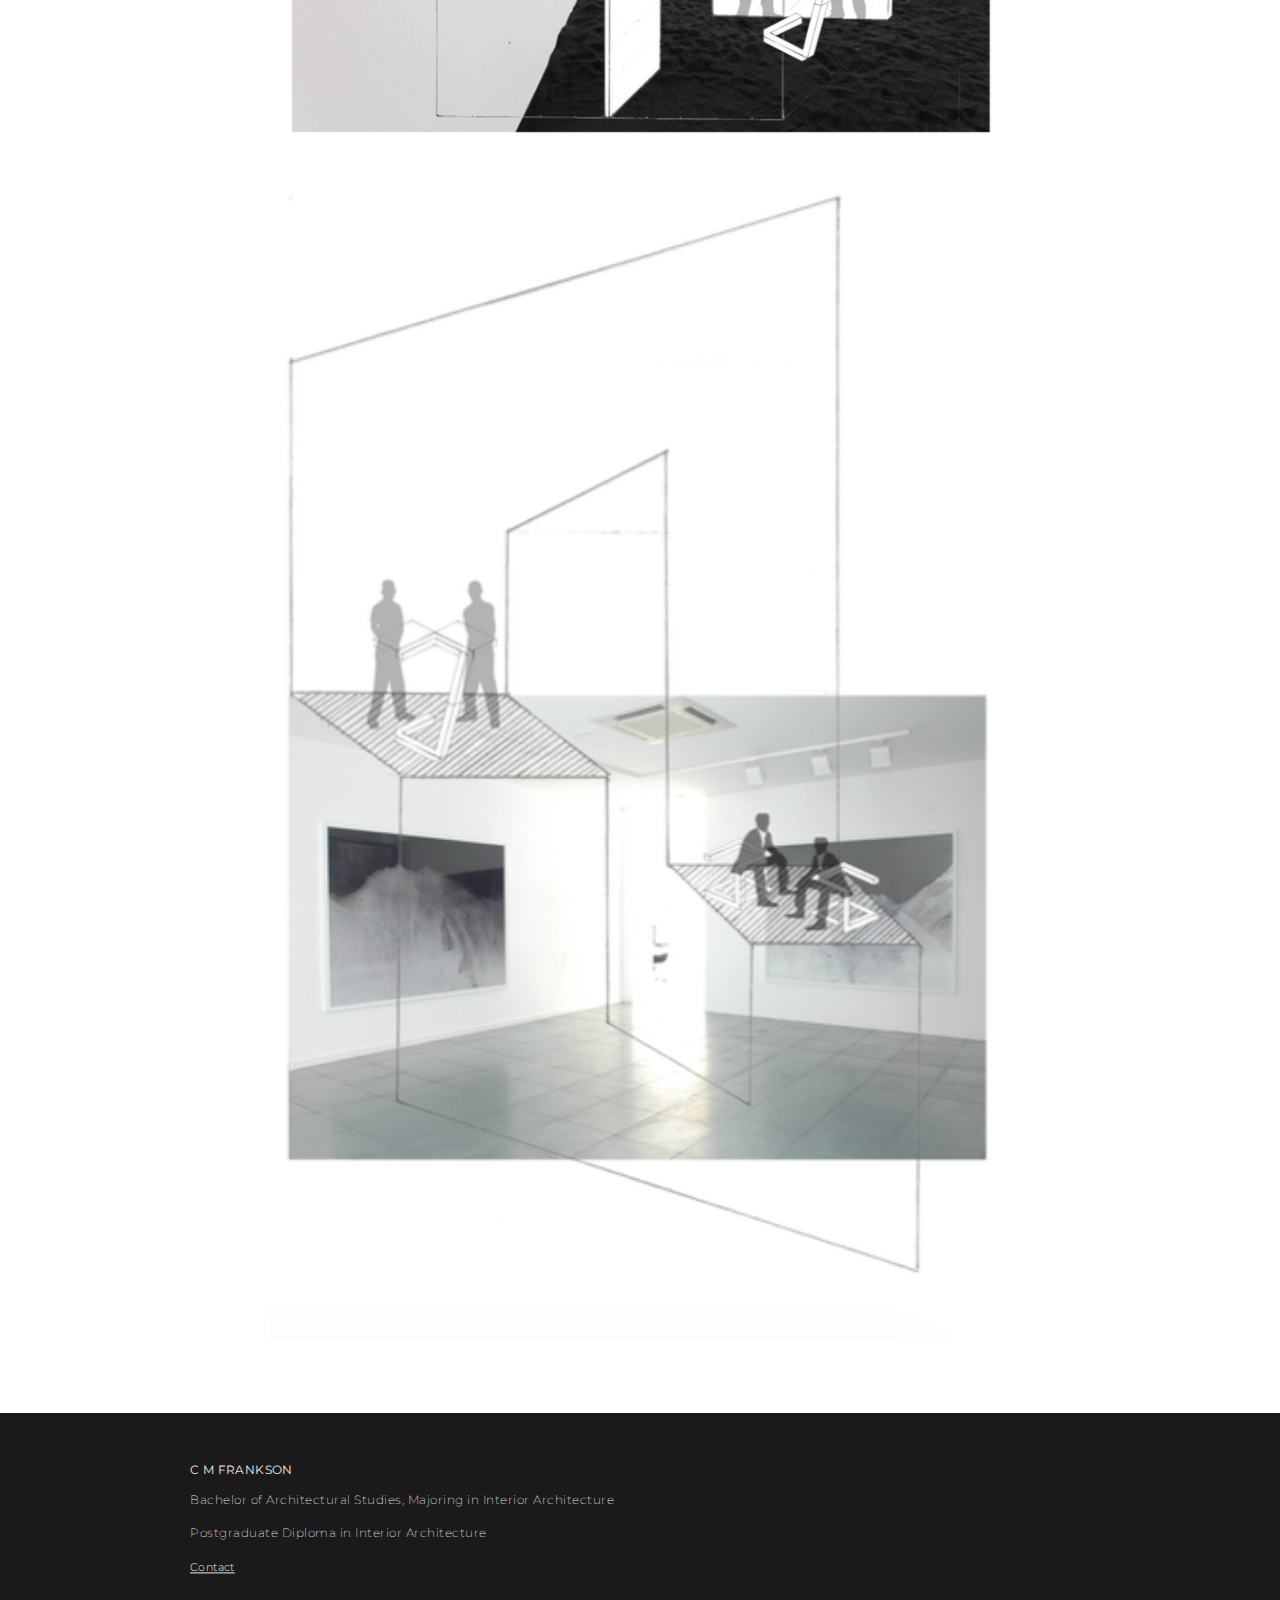
<file: space-for-potential.html>
<!DOCTYPE html>
<html lang="en-US">
<head>    
    <title>C M Frankson | Space for Potential</title>
    <meta name="keywords" content="Interior, Architecture, Arch, Archi, Diploma, Postgraduate Bachelor, Major">
    <meta name="description" content="Bachelor of Architectural Studies, Majoring in Interior Architecture
Postgraduate Diploma in Interior Architecture">
    <meta name="viewport" content="width=device-width, initial-scale=1.0">
    <link rel="stylesheet" href="css/style.css">
    <link href="https://fonts.googleapis.com/css?family=Montserrat:200,200i,300,400" rel="stylesheet">
    <script src="js/jquery-2.2.0.js"></script>
    <script src="js/script.js"></script>
</head>

<body>

    <header>
        <div class="wrapper">
            <a href="index.html"><h1>C M Frankson</h1></a>
            <img src="img/menu.png" class="open" alt="menu">
        </div>
    </header>
    
    <div class="menu">
        <div class="closeWrapper">
            <img src="img/close.png" class="close" alt="close">
        </div>
        <ul>
            <li><span><a href="visual-manipulation.html">Visual Manipulation</a></span>Interior</li>
            <li><span><a href="photo.html">Yu Mei</a></span>Photography</li>
            <li><span><a href="furniture.html">Eshel</a></span>Furniture</li>
            <li><span><a href="#">Displace</a></span>Photography</li>
            <li><span><a href="space-for-potential">Space for Potential</a></span>Interior</li>
            <li><span><a href="#">Comvita Balance</a></span>Interior</li>
        </ul>
        <div class="links">    
            <a href="#" class="hyperlink">Contact</a>
            <a href="about.html" class="hyperlink">About</a>
            <a href="https://www.instagram.com/channamaefrankson/" class="hyperlink" target="_blank">Instagram</a>
        </div>
    </div>
    
    <div class="blackout"></div>
    
    <div class="content">
     
        <div class="text">
            <h2><b>Space for Potential</b> - 2015/16</h2>
            <p>Spatial and object design concept for cloud-based creative platform 'Co.Lab'</p>
        </div>
        
        <div class="gridOne">
            <img src="img/spaceforpotential/3.2.png" alt="alt">
        </div>
        
        <div class="text">
            <h1>Co.lab</h1>
            <p><i>Design Intent: Exploring productivity and temporality on spatial, product and human scales, with consideration for technological and human occupancy in changing contexts.</i></p>
            <p>Essentially designing for the future of 'Co.Lab' - an app designed to network freelancers, clients and to utilise unused urban spaces as their collaborative workspaces. These spaces are inhabited by temporary architectural spaces which accommodate collaboration that &quot;Space for Potential&quot; creates.</p>
            <p>The future of productivity is technology; designing an interior space which treats technology as an inhabitant alongside humans, productivity is maximised within a collaborative workspace. This proposal is that of a flat-pack system of modular rods, mountable and demountable to specific requirements per user. The personalisation of the product subject to user and context is a rhetoric of the designers using these shared spaces. Designing for the future phases out the common idea of an office - a desk, a chair, four walls. &quot;Space for Potential&quot; lets the user define the space using object in relation to task, as opposed to the space confining the designer and the task.</p>
            <p>The Space for Potential Catalogue is available on the app to facilitate freelancers and creatives to their specifications. Included are explained design process, build instructions and examples of functional options for the personalised furniture, formulated in consideration of temporal site locations, task and designer.</p>
        </div>
        
        <div class="gridThree">
            <img src="img/spaceforpotential/1.1.png" alt="alt">
            <img src="img/spaceforpotential/1.2.png" alt="alt">
            <img src="img/spaceforpotential/1.3.png" alt="alt">
        </div>
        
        <div class="text">
            <p><b>Above left/center:</b> Space for Potential modular possibilities and scales.</p>
            <p><b>Above right:</b> Volumetric study demonstrating the use of temporary suspended partitions within a cube, Space for Potential modular furniture and design-collaborators' inhabitation. </p>
        </div>
        
        <div class="gridOne">
            <img src="img/spaceforpotential/2.1.png" alt="alt">
            <p>Urban contextual inhabitation of a temporary, shared work environment using Space for Potential modular product and inhabitation ideals.</p>
            <img src="img/spaceforpotential/2.2.png" alt="alt">
            <p>Urban contextual inhabitation - volumetric study of a space within a space, illustrating the strength in design collaboration where the space / context does not define the user, task and product.</p>
        </div>
        
        <div class="gridOne">
            <img src="img/spaceforpotential/3.1.png" alt="alt">
        </div>
        
        <div class="gridOne">
            <img src="img/spaceforpotential/0.png" alt="alt">
        </div>
        
    </div>
    
    <footer>
        <div class="wrapper">
            <h1>C M Frankson</h1>
            <p>Bachelor of Architectural Studies, Majoring in Interior Architecture</p>
            <p>Postgraduate Diploma in Interior Architecture</p>
            <a href="#" class="hyperlink">Contact</a>
        </div>
    </footer>
    
</body>

</html>
</file>
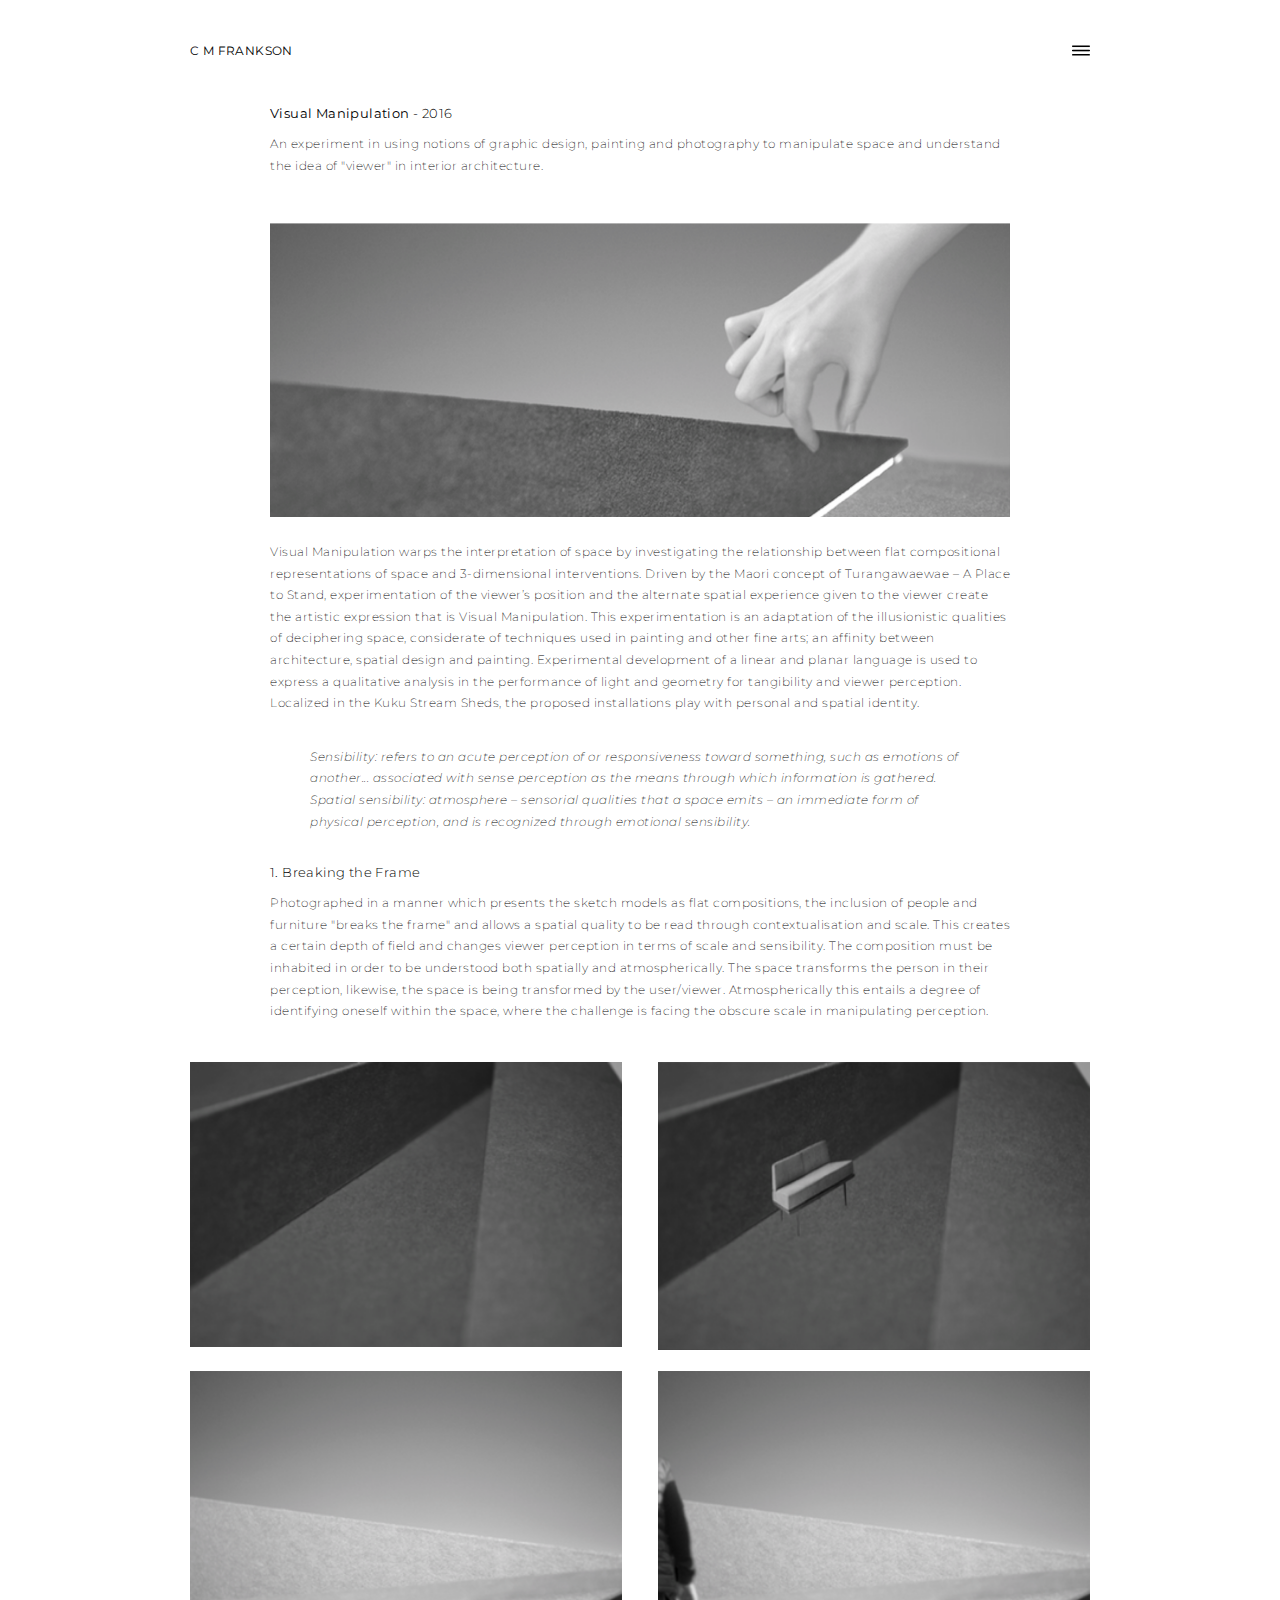
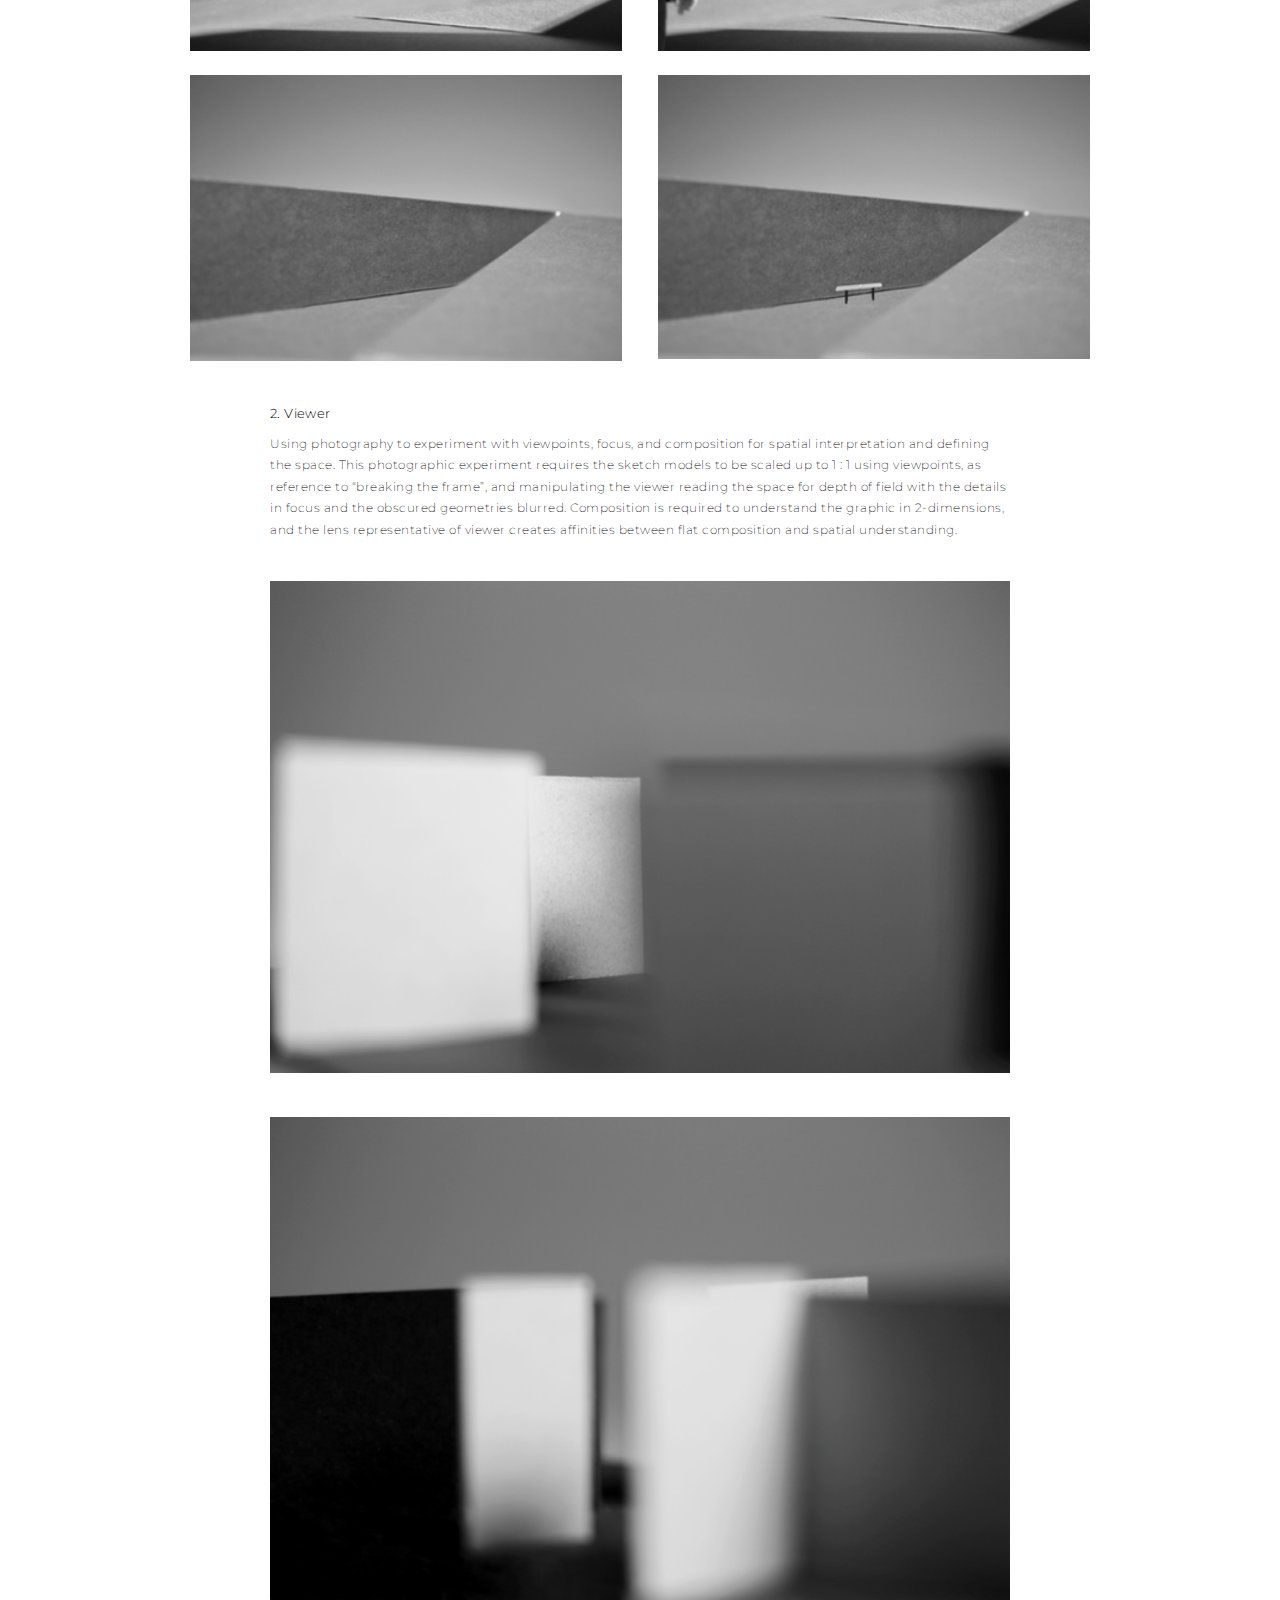
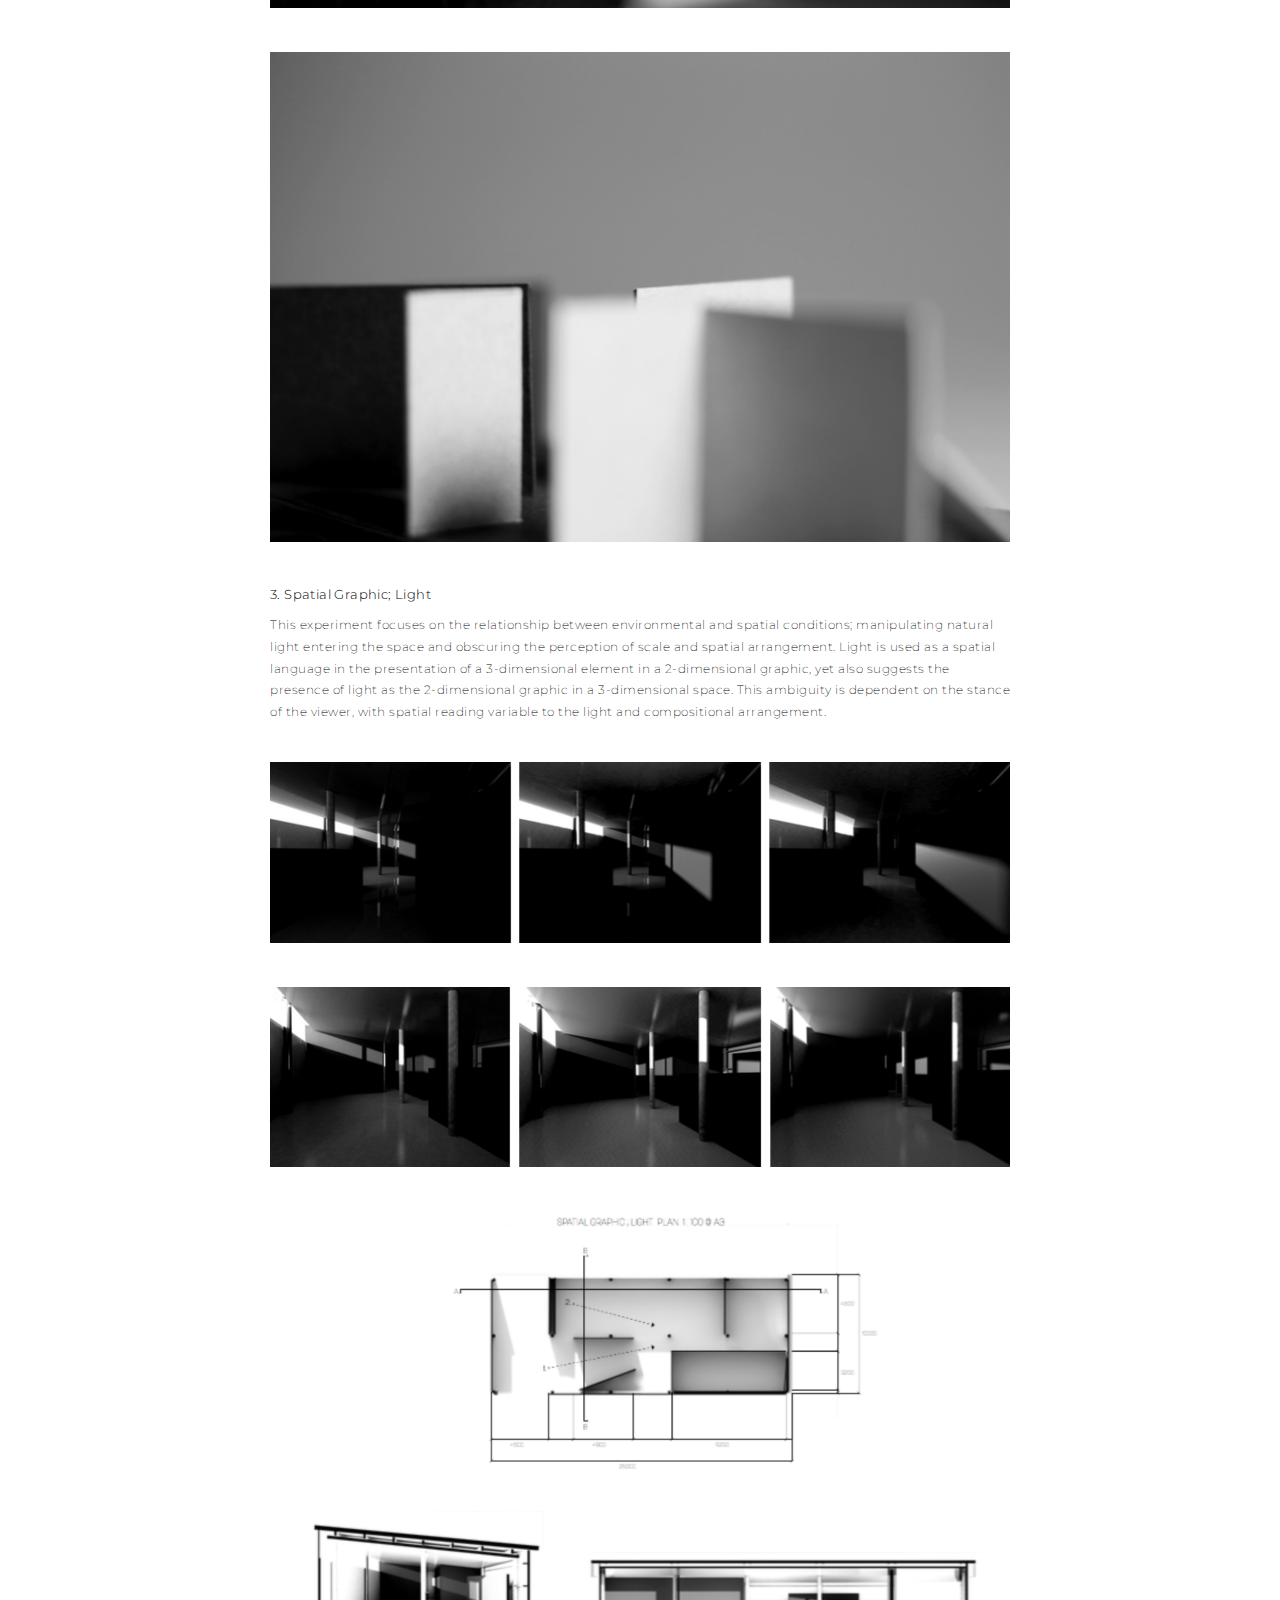
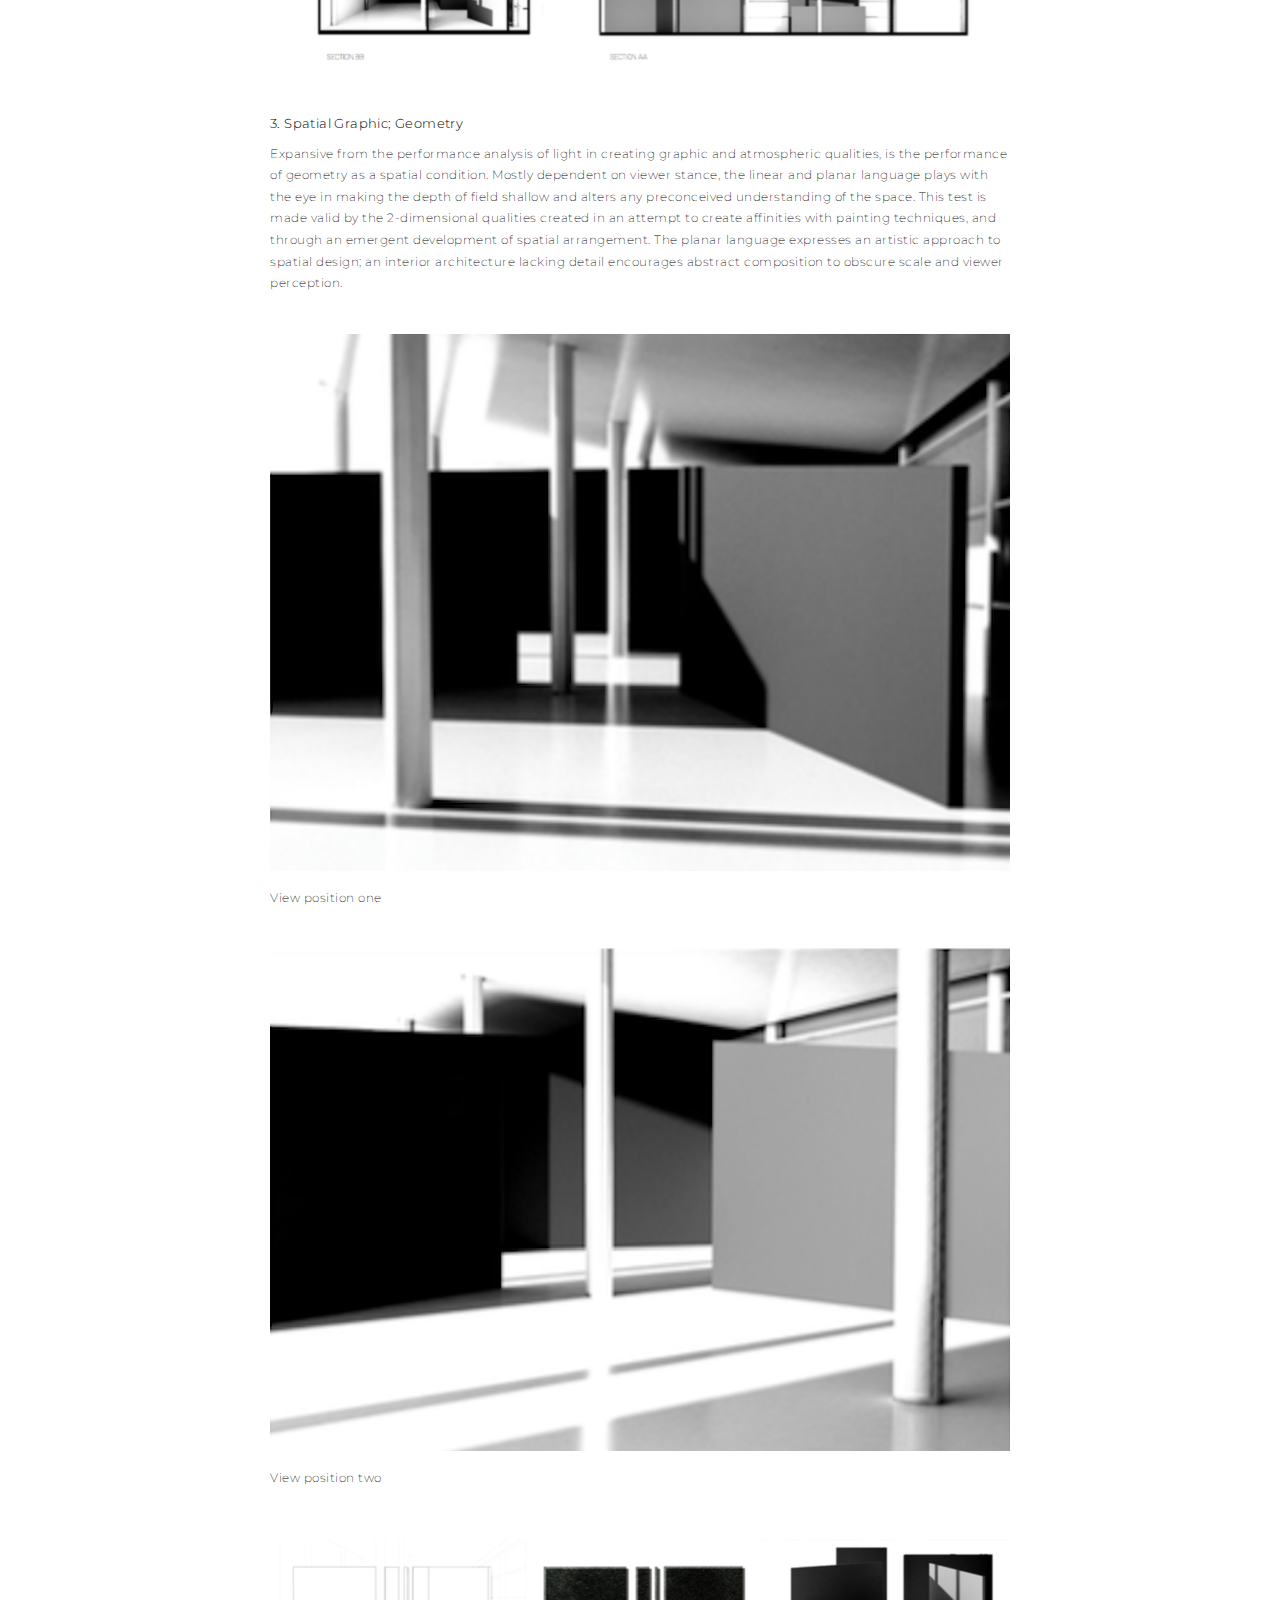
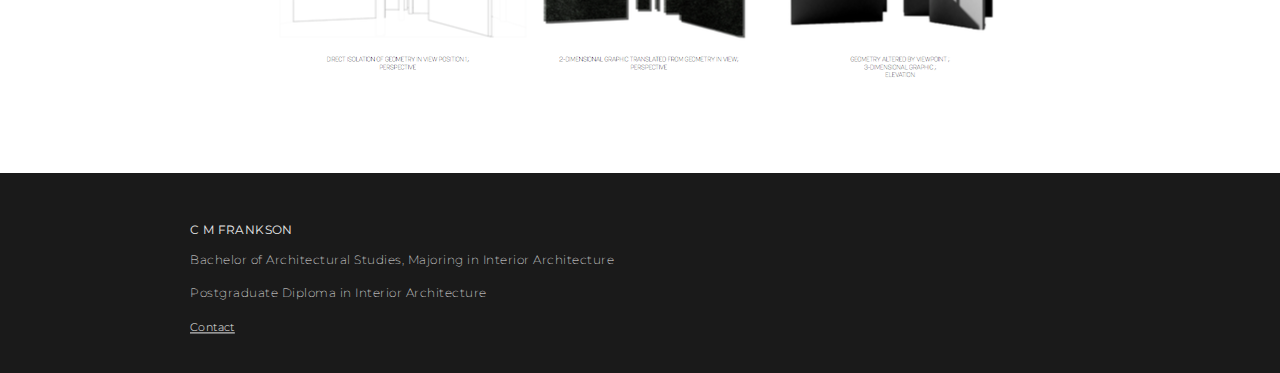
<file: visual-manipulation.html>
<!DOCTYPE html>
<html lang="en-US">
<head>    
    <title>C M Frankson | Visual Manipulation</title>
    <meta name="keywords" content="Interior, Architecture, Arch, Archi, Diploma, Postgraduate Bachelor, Major">
    <meta name="description" content="Bachelor of Architectural Studies, Majoring in Interior Architecture
Postgraduate Diploma in Interior Architecture">
    <meta name="viewport" content="width=device-width, initial-scale=1.0">
    <link rel="stylesheet" href="css/style.css">
    <link href="https://fonts.googleapis.com/css?family=Montserrat:200,200i,300,400" rel="stylesheet">
    <script src="js/jquery-2.2.0.js"></script>
    <script src="js/script.js"></script>
</head>

<body>

    <header>
        <div class="wrapper">
            <a href="index.html"><h1>C M Frankson</h1></a>
            <img src="img/menu.png" class="open" alt="menu">
        </div>
    </header>
    
    <div class="menu">
        <div class="closeWrapper">
            <img src="img/close.png" class="close" alt="close">
        </div>
        <ul>
            <li><span><a href="visual-manipulation.html">Visual Manipulation</a></span>Interior</li>
            <li><span><a href="photo.html">Yu Mei</a></span>Photography</li>
            <li><span><a href="furniture.html">Eshel</a></span>Furniture</li>
            <li><span><a href="#">Displace</a></span>Photography</li>
            <li><span><a href="space-for-potential">Space for Potential</a></span>Interior</li>
            <li><span><a href="#">Comvita Balance</a></span>Interior</li>
        </ul>
        <div class="links">    
            <a href="#" class="hyperlink">Contact</a>
            <a href="about.html" class="hyperlink">About</a>
            <a href="https://www.instagram.com/channamaefrankson/" class="hyperlink" target="_blank">Instagram</a>
        </div>
    </div>
    
    <div class="blackout"></div>
    
    <div class="content">
     
        <div class="text">
            <h2><b>Visual Manipulation</b> - 2016</h2>
            <p>An experiment in using notions of graphic design, painting and photography to manipulate space and understand the idea of "viewer" in interior architecture.</p>
        </div>
        
        <div class="gridOne">
            <img src="img/visualmanipulation/0.png" alt="alt">
        </div>
        
        <div class="text">
            <p>Visual Manipulation warps the interpretation of space by investigating the relationship between flat compositional representations of space and 3-dimensional interventions. Driven by the Maori concept of Turangawaewae &ndash; A Place to Stand, experimentation of the viewer&rsquo;s position and the alternate spatial experience given to the viewer create the artistic expression that is Visual Manipulation. This experimentation is an adaptation of the illusionistic qualities of deciphering space, considerate of techniques used in painting and other fine arts; an affinity between architecture, spatial design and painting. Experimental development of a linear and planar language is used to express a qualitative analysis in the performance of light and geometry for tangibility and viewer perception. Localized in the Kuku Stream Sheds, the proposed installations play with personal and spatial identity.</p>
            <p class="highlight"><i>Sensibility: refers to an acute perception of or responsiveness toward something, such as emotions of another... associated with sense perception as the means through which information is gathered.
            <br>Spatial sensibility: atmosphere &ndash; sensorial qualities that a space emits &ndash; an immediate form of physical perception, and is recognized through emotional sensibility.</i></p>
            <h2>1. Breaking the Frame</h2>
            <p>Photographed in a manner which presents the sketch models as flat compositions, the inclusion of people and furniture &quot;breaks the frame&quot; and allows a spatial quality to be read through contextualisation and scale. This creates a certain depth of field and changes viewer perception in terms of scale and sensibility. The composition must be inhabited in order to be understood both spatially and atmospherically. The space transforms the person in their perception, likewise, the space is being transformed by the user/viewer. Atmospherically this entails a degree of identifying oneself within the space, where the challenge is facing the obscure scale in manipulating perception.</p>
        </div>
        
        <div class="gridTwo">
            <img src="img/visualmanipulation/1.1.png" alt="alt">
            <img src="img/visualmanipulation/1.2.png" alt="alt">
            <img src="img/visualmanipulation/1.3.png" alt="alt">
            <img src="img/visualmanipulation/1.4.png" alt="alt">
            <img src="img/visualmanipulation/1.5.png" alt="alt">
            <img src="img/visualmanipulation/1.6.png" alt="alt">
        </div>
        
        <div class="text">
            <h2>2. Viewer</h2>
            <p>Using photography to experiment with viewpoints, focus, and composition for spatial interpretation and defining the space. This photographic experiment requires the sketch models to be scaled up to 1 : 1 using viewpoints, as reference to &ldquo;breaking the frame&rdquo;, and manipulating the viewer reading the space for depth of field with the details in focus and the obscured geometries blurred. Composition is required to understand the graphic in 2-dimensions, and the lens representative of viewer creates affinities between flat composition and spatial understanding.</p>
        </div>
        
        <div class="gridOne">
            <img src="img/visualmanipulation/2.1.png" alt="alt">
            <p></p>
            <img src="img/visualmanipulation/2.2.png" alt="alt">
            <p></p>
            <img src="img/visualmanipulation/2.3.png" alt="alt">
            <p></p>
        </div>
        
        <div class="text">
            <h2>3. Spatial Graphic; Light</h2>
            <p>This experiment focuses on the relationship between environmental and spatial conditions; manipulating natural light entering the space and obscuring the perception of scale and spatial arrangement. Light is used as a spatial language in the presentation of a 3-dimensional element in a 2-dimensional graphic, yet also suggests the presence of light as the 2-dimensional graphic in a 3-dimensional space. This ambiguity is dependent on the stance of the viewer, with spatial reading variable to the light and compositional arrangement.</p>
        </div>
        
        <div class="gridOne">
            <img src="img/visualmanipulation/3.1.png" alt="alt">
            <p></p>
            <img src="img/visualmanipulation/3.2.png" alt="alt">
            <p></p>
            <img src="img/visualmanipulation/3.3.png" alt="alt">
            <p></p>
        </div>
        
        <div class="text">
            <h2>3. Spatial Graphic; Geometry</h2>
            <p>Expansive from the performance analysis of light in creating graphic and atmospheric qualities, is the performance of geometry as a spatial condition. Mostly dependent on viewer stance, the linear and planar language plays with the eye in making the depth of field shallow and alters any preconceived understanding of the space. This test is made valid by the 2-dimensional qualities created in an attempt to create affinities with painting techniques, and through an emergent development of spatial arrangement. The planar language expresses an artistic approach to spatial design; an interior architecture lacking detail encourages abstract composition to obscure scale and viewer perception.</p>
        </div>
        
        <div class="gridOne">
            <img src="img/visualmanipulation/4.1.png" alt="alt">
            <p>View position one</p>
            <img src="img/visualmanipulation/4.2.png" alt="alt">
            <p>View position two</p>
            <img src="img/visualmanipulation/4.3.png" alt="alt">
            <p></p>
        </div>
        
    </div>
    
    <footer>
        <div class="wrapper">
            <h1>C M Frankson</h1>
            <p>Bachelor of Architectural Studies, Majoring in Interior Architecture</p>
            <p>Postgraduate Diploma in Interior Architecture</p>
            <a href="#" class="hyperlink">Contact</a>
        </div>
    </footer>
    
</body>

</html>
</file>
<file: css/style.css>
body, html {
    margin: 0;
    background-color: white;
    color: black;
    font-family: 'Montserrat', sans-serif;
}

h1 {
    font-weight: 400;
    font-size: 12px;
    letter-spacing: 0.4px;
    text-transform: uppercase;
    margin: 0;
    text-decoration: none;
}

h2 {
    font-weight: 300;
    font-size: 13px;
    letter-spacing: 0.4px;
    margin: 5px 0;
}

h2 b {
    font-weight: 400;
}

h3 {
    font-weight: 300;
    font-size: 10px;
    letter-spacing: 0.4px;
}

p {
    font-weight: 200;
    font-size: 12px;
    letter-spacing: 0.5px;
    line-height: 1.8;
}

p b {
    font-weight: 300;
}

.hyperlink {
    font-weight: 300;
    font-size: 11px;
    letter-spacing: 0.4px;
    margin: 5px 0;
    color: inherit;
    text-decoration: underline;
}

a {
    color: inherit;
    text-decoration: none;
}

i {
    font-weight: 200i;
}

.highlight {
    padding: 20px 40px;
        -webkit-box-sizing: border-box;
    -moz-box-sizing: border-box;
    box-sizing: border-box;
}

.menu {
    position: fixed;
    height: 100vh;
    width: 450px;
    max-width: 100vw;
    top: 0;
    right: calc(0vw - 450px);
    background-color: #1a1a1a;
    color: #eaeaea;
    z-index: 3;
}

.closeWrapper {
    position: relative;
    height: 100px;
    width: 100%;
}

.close {
    position: absolute;
    top: 50%;
    left: 40px;
    transform: translateY(-50%);
}

.menu ul {
    list-style: none;
    padding: 0 40px;
    margin: 0
}

.menu li {
    font-weight: 300;
    font-size: 11px;
    letter-spacing: 0.4px;
    margin: 30px 0;
    text-decoration: none;
}

.menu li a {
    text-decoration: none;
  
}

.menu li a:hover {
    text-decoration: underline;
}

.menu li span {
    font-size: 14px;
    display: block;
    margin-bottom: 5px;
}

.menu li:first-of-type {
    margin-top: 0;
}

.menu .links {
    margin-top: 0px;
    padding: 0 40px;
}

.links a {
    display: block;
    margin: 0 0 8px 0;
}
 
.blackout {
    position: fixed;
    height: 100vh;
    width: 100vw;
    top: 0;
    left: 0;
    background-color: black;
    opacity: 0.4;
    z-index: 2;
    display: none;
}

header {
    position: fixed;
    height: 100px;
    width: 100%;
    top: 0;
    background-color: white;
    z-index: 2;
    -webkit-transition: height 600ms; /* Safari */
    transition: height 600ms;
}

.wrapper {
    position: absolute;
    width: 900px;
    top: 50%;
    left: 50%;
    transform: translate(-50%, -50%);
}

header .wrapper h1 {
    float: left;
}

.wrapper .open{
    width: 18px;
    float: right;
    margin-top: 2.5px;
    cursor: pointer;
}

.menu .close{
    width: 13px;
    float: right;
    cursor: pointer;
}

.content {
    width: 900px;
    margin: 100px auto 50px auto;
    min-height: calc(100vh - 200px);
    overflow: auto;
}

.grid {
    list-style: none;
    padding: 0;
    overflow: auto;
    margin: 0;
    overflow: show;
}

.grid li {
    width: 360px;
    float: left;
    margin-bottom: 120px;
}

.gutter-sizer { width: 180px; }

.grid-item { width: 360px; }

.grid .imgWrapper {
    position: relative;
    width: 360px;
    min-height: 270px;
    overflow: hidden;
    border-radius: 2px;
}

.grid .imgWrapper:hover  > img {
    height: 100.5%;
}

.grid .imgWrapper img {
    position: absolute;
    left: 50%;
    top: 50%;
    height: 100%;
    width: auto;
    -webkit-transform: translate(-50%,-50%);
      -ms-transform: translate(-50%,-50%);
          transform: translate(-50%,-50%);
        -webkit-transition: height 300ms; /* Safari */
    transition: height 300ms;
}

.grid h3 {
    margin: 14px 0 0 0;
}

.grid h2 {
    margin: 0 0 0 0;
    display: inline-block;
}

.grid p {
    margin: 8px 0 0 0;
    letter-spacing: 0.3px;
    line-height: 1.6;
}

.button {
    display: inline-block;
    font-weight: 400;
    font-size: 10px;
    letter-spacing: 0.8px;
    text-transform: uppercase;
    border: 1px solid black;
    padding: 5px 12px;
    margin: 10px 0 0 0;
    -webkit-transition: background-color 800ms; /* Safari */
    transition: background-color 800ms;
    -webkit-transition: color 700ms; /* Safari */
    transition: color 700ms;
    cursor: pointer;
}

.button:hover {
    background-color: #1a1a1a;
    color: #eaeaea
}

.text {
    width: 740px;
    margin: 0 80px 40px 80px;
}

.grid img:hover {
    cursor: inherit;
}

.gridFull {
    width: 900px;
}

.gridFull img {
    width: 100%;
    margin-bottom: 20px;
}

.gridOne {
    width: 740px;
    margin: 0 80px 20px 80px;
}

.gridOne img {
    width: 100%;
}

.gridOne p {
    margin-bottom: 40px;
}

.gridTwo {
    width: 100%;
    margin: 20px 0;
}

.gridTwo img {
    width: 48%;
    margin-bottom: 20px;
}

.gridTwo img:nth-of-type(even) {
    float: right;
}

.gridThree {
    width: 100%;
    margin: 0 0 20px 0;
    display: inline-block
}

.gridThree img {
    width: calc(33.33% - 20px);
    margin: 0 10px 0 10px;
    float: left;
}

.gridThree img:nth-of-type(1) {
    margin: 0 20px 0 0;
}

.gridThree img:nth-of-type(3) {
    margin: 0 0 0 20px;
}

footer {
    position: absolute;
    min-height: 100px;
    width: 100%;
    background-color: #1a1a1a;
    color: #eaeaea;
    padding: 40px 0 60px 0;
}

footer h1 {
    margin: 12px 0;
}

@media only screen and (max-width: 980px) {
    
    .links a {
        margin: 0 0 16px 0;
    }
    
    header, .closeWrapper {
        height: 80px;
    }
    
    .wrapper, .content {
        width: 700px;
    }
    
    .content {
        margin-top: 80px;
    }
    
    .grid li {
        width: 300px;
        margin-bottom: 80px;
    }
    
    .gutter-sizer { width: 100px; }

    .grid-item { width: 300px; }
    
    .grid .imgWrapper {
        width: 300px;
        min-height: 210px;
    }
    
    .text, .gridOne, .gridFull {
        width: 700px;
        margin: 0;
    }
    
}

@media only screen and (max-width: 740px) {
    
    .highlight {
        padding: 10px 10px;
    }
    
    .wrapper, .content {
        width: calc(100vw - 40px);
    }
    
    .grid li {
        width: 100%;
        margin-bottom: 80px;
    }
    
    .gutter-sizer { width: 0px; }

    .grid-item { width: 100%; }
    
    .grid .imgWrapper {
        width: 100%;
        min-height: 480px;
    }
    
    .text, .gridOne, .gridFull {
        width: 100%;
        margin: 0;
    }
    
    .gridTwo img {
        width: 100%;
        margin-bottom: 20px;
    }
    
}

@media only screen and (max-width: 414px) {
    
   .grid .imgWrapper {
        width: 100%;
        min-height: 260px;
    } 
    
}
</file>
